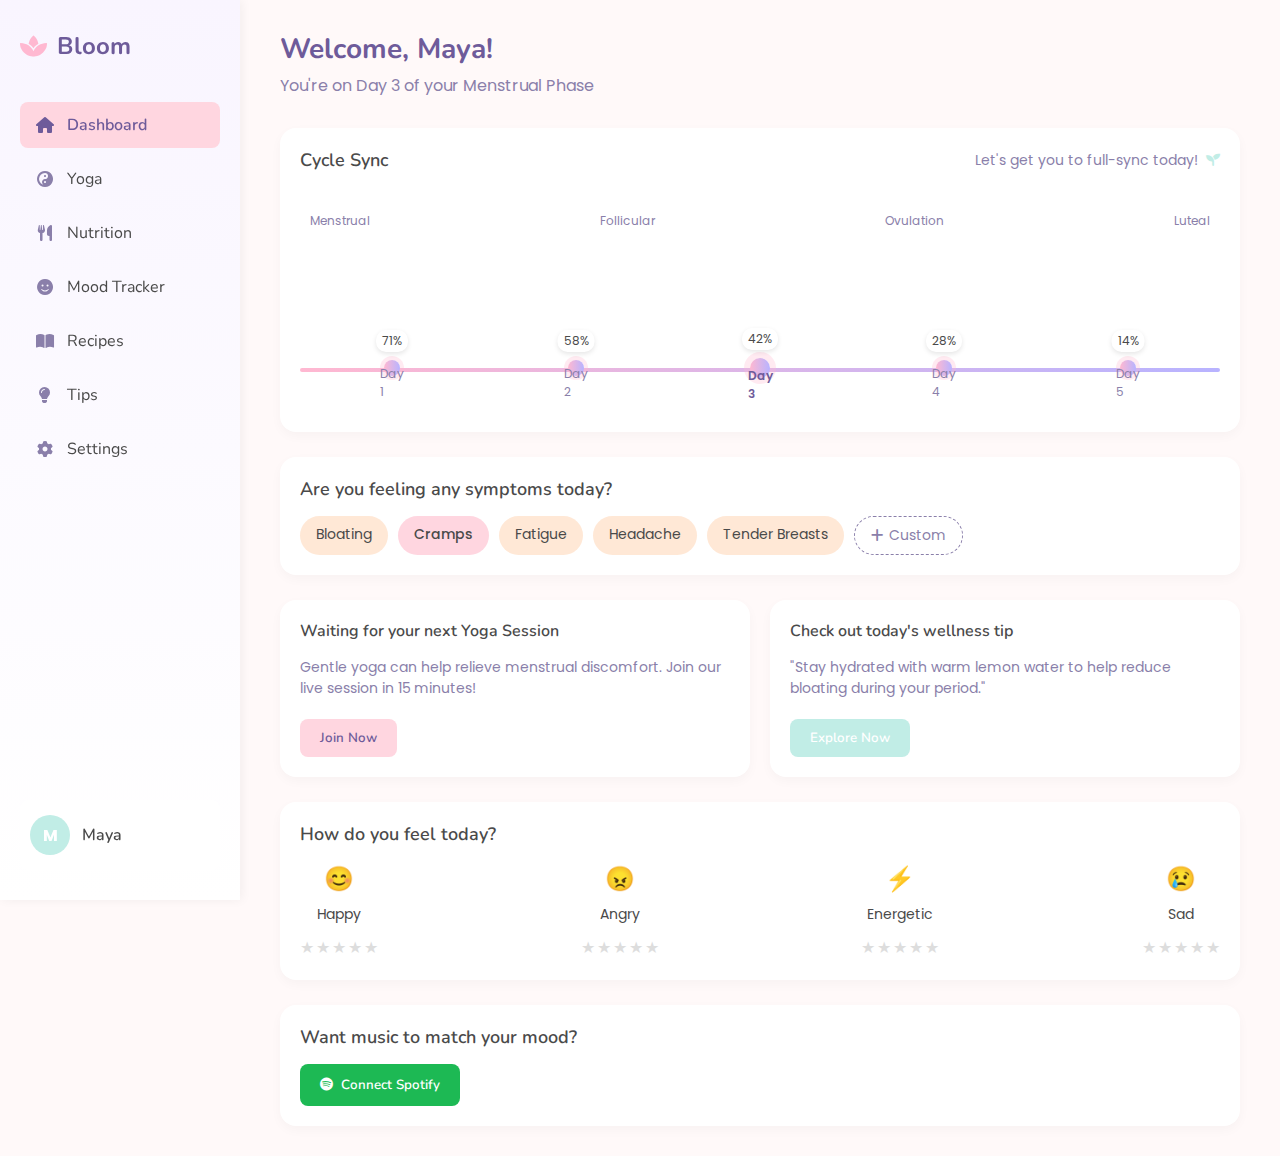
<file: index.html>
<!DOCTYPE html>
<html lang="en">
<head>
    <meta charset="UTF-8">
    <meta name="viewport" content="width=device-width, initial-scale=1.0">
    <title>Bloom - Menstrual Wellness Dashboard</title>
    <link href="https://fonts.googleapis.com/css2?family=Nunito:wght@400;600;700&family=Poppins:wght@300;400;500&display=swap" rel="stylesheet">
    <link rel="stylesheet" href="https://cdnjs.cloudflare.com/ajax/libs/font-awesome/6.0.0-beta3/css/all.min.css">
    <style>
        :root {
            --bg-color: #FFF9F9;
            --sidebar-color: #F9F5FF;
            --text-dark: #4A4A4A;
            --text-light: #8A7FAA;
            --accent-pink: #FFD6E0;
            --accent-peach: #FFE8D6;
            --accent-teal: #C1EDE6;
            --accent-lavender: #E8E0FF;
            --graph-pink: #FFB8D1;
            --graph-lavender: #B8B3FF;
            --primary-purple: #6E5B9A;
        }

        * {
            margin: 0;
            padding: 0;
            box-sizing: border-box;
        }

        body {
            font-family: 'Poppins', sans-serif;
            background-color: var(--bg-color);
            color: var(--text-dark);
            display: flex;
            min-height: 100vh;
        }

        /* Sidebar Styles */
        .sidebar {
            width: 240px;
            background: linear-gradient(to bottom, var(--sidebar-color), white);
            padding: 30px 20px;
            display: flex;
            flex-direction: column;
            height: 100vh;
            position: fixed;
            box-shadow: 2px 0 10px rgba(0, 0, 0, 0.05);
        }

        .logo {
            font-family: 'Nunito', sans-serif;
            font-size: 24px;
            font-weight: 700;
            color: var(--primary-purple);
            margin-bottom: 40px;
            display: flex;
            align-items: center;
        }

        .logo i {
            margin-right: 10px;
            color: var(--graph-pink);
        }

        .nav-item {
            display: flex;
            align-items: center;
            padding: 12px 15px;
            margin-bottom: 8px;
            border-radius: 8px;
            cursor: pointer;
            transition: all 0.3s ease;
            font-family: 'Nunito', sans-serif;
            font-size: 16px;
        }

        .nav-item i {
            margin-right: 12px;
            width: 20px;
            text-align: center;
            color: var(--text-light);
        }

        .nav-item:hover {
            background-color: var(--accent-lavender);
            color: var(--primary-purple);
        }

        .nav-item:hover i {
            color: var(--primary-purple);
        }

        .nav-item.active {
            background-color: var(--accent-pink);
            color: var(--primary-purple);
            font-weight: 600;
        }

        .nav-item.active i {
            color: var(--primary-purple);
        }

        .profile {
            margin-top: auto;
            display: flex;
            align-items: center;
            padding: 15px 10px;
            border-radius: 8px;
            background-color: rgba(255, 255, 255, 0.7);
        }

        .profile-avatar {
            width: 40px;
            height: 40px;
            border-radius: 50%;
            background-color: var(--accent-teal);
            display: flex;
            align-items: center;
            justify-content: center;
            color: white;
            font-weight: bold;
            margin-right: 12px;
        }

        .profile-name {
            font-family: 'Nunito', sans-serif;
            font-weight: 600;
        }

        /* Main Content Styles */
        .main-content {
            margin-left: 240px;
            padding: 30px 40px;
            width: calc(100% - 240px);
        }

        .greeting {
            margin-bottom: 30px;
        }

        .greeting h1 {
            font-family: 'Nunito', sans-serif;
            font-size: 28px;
            font-weight: 700;
            color: var(--primary-purple);
            margin-bottom: 5px;
        }

        .greeting p {
            color: var(--text-light);
            font-size: 16px;
        }

        .graph-container {
            background-color: white;
            border-radius: 16px;
            padding: 20px;
            margin-bottom: 25px;
            box-shadow: 0 4px 12px rgba(0, 0, 0, 0.03);
        }

        .graph-header {
            display: flex;
            justify-content: space-between;
            align-items: center;
            margin-bottom: 20px;
        }

        .graph-title {
            font-family: 'Nunito', sans-serif;
            font-size: 18px;
            font-weight: 600;
        }

        .graph-encouragement {
            display: flex;
            align-items: center;
            color: var(--text-light);
            font-size: 14px;
        }

        .graph-encouragement i {
            margin-left: 8px;
            color: var(--accent-teal);
        }

        .graph {
            height: 200px;
            position: relative;
            margin-top: 30px;
        }

        .graph-line {
            position: absolute;
            bottom: 40px;
            left: 0;
            right: 0;
            height: 4px;
            background: linear-gradient(to right, var(--graph-pink), var(--graph-lavender));
            border-radius: 2px;
        }

        .graph-point {
            position: absolute;
            width: 16px;
            height: 16px;
            background: linear-gradient(to right, var(--graph-pink), var(--graph-lavender));
            border-radius: 50%;
            bottom: 36px;
            transform: translateX(-50%);
            box-shadow: 0 0 0 4px rgba(255, 184, 209, 0.3);
        }

        .graph-point.active {
            width: 20px;
            height: 20px;
            bottom: 34px;
            box-shadow: 0 0 0 6px rgba(255, 184, 209, 0.3);
        }

        .graph-point::after {
            content: attr(data-day);
            position: absolute;
            bottom: -25px;
            left: 50%;
            transform: translateX(-50%);
            font-size: 12px;
            color: var(--text-light);
        }

        .graph-point.active::after {
            font-weight: 600;
            color: var(--primary-purple);
        }

        .graph-point::before {
            content: attr(data-percent)'%';
            position: absolute;
            top: -30px;
            left: 50%;
            transform: translateX(-50%);
            font-size: 12px;
            background-color: white;
            padding: 2px 6px;
            border-radius: 10px;
            box-shadow: 0 2px 5px rgba(0, 0, 0, 0.1);
        }

        .graph-labels {
            display: flex;
            justify-content: space-between;
            margin-top: 40px;
            padding: 0 10px;
        }

        .graph-label {
            font-size: 12px;
            color: var(--text-light);
        }

        /* Symptoms Section */
        .symptoms-container {
            background-color: white;
            border-radius: 16px;
            padding: 20px;
            margin-bottom: 25px;
            box-shadow: 0 4px 12px rgba(0, 0, 0, 0.03);
        }

        .section-title {
            font-family: 'Nunito', sans-serif;
            font-size: 18px;
            font-weight: 600;
            margin-bottom: 15px;
        }

        .symptom-chips {
            display: flex;
            flex-wrap: wrap;
            gap: 10px;
        }

        .symptom-chip {
            background-color: var(--accent-peach);
            padding: 8px 16px;
            border-radius: 20px;
            font-size: 14px;
            cursor: pointer;
            transition: all 0.3s ease;
        }

        .symptom-chip:hover {
            background-color: var(--accent-pink);
        }

        .symptom-chip.selected {
            background-color: var(--accent-pink);
            font-weight: 500;
        }

        .add-symptom {
            background-color: transparent;
            border: 1px dashed var(--text-light);
            color: var(--text-light);
            display: flex;
            align-items: center;
        }

        .add-symptom i {
            margin-right: 5px;
        }

        /* Cards Section */
        .cards-container {
            display: flex;
            gap: 20px;
            margin-bottom: 25px;
        }

        .card {
            background-color: white;
            border-radius: 16px;
            padding: 20px;
            flex: 1;
            box-shadow: 0 4px 12px rgba(0, 0, 0, 0.03);
            display: flex;
            flex-direction: column;
        }

        .card-title {
            font-family: 'Nunito', sans-serif;
            font-size: 16px;
            font-weight: 600;
            margin-bottom: 15px;
        }

        .card-content {
            margin-bottom: 20px;
            color: var(--text-light);
            font-size: 14px;
            flex-grow: 1;
        }

        .card-button {
            background-color: var(--accent-pink);
            border: none;
            padding: 10px 20px;
            border-radius: 8px;
            font-family: 'Nunito', sans-serif;
            font-weight: 600;
            color: var(--primary-purple);
            cursor: pointer;
            transition: all 0.3s ease;
            align-self: flex-start;
        }

        .card-button:hover {
            transform: translateY(-2px);
            box-shadow: 0 4px 8px rgba(0, 0, 0, 0.1);
        }

        .card-button.teal {
            background-color: var(--accent-teal);
            color: white;
        }

        /* Mood Section */
        .mood-container {
            background-color: white;
            border-radius: 16px;
            padding: 20px;
            margin-bottom: 25px;
            box-shadow: 0 4px 12px rgba(0, 0, 0, 0.03);
        }

        .mood-options {
            display: flex;
            justify-content: space-between;
            margin-top: 15px;
        }

        .mood-option {
            display: flex;
            flex-direction: column;
            align-items: center;
            cursor: pointer;
        }

        .mood-icon {
            font-size: 24px;
            margin-bottom: 8px;
            transition: all 0.3s ease;
        }

        .mood-option:hover .mood-icon {
            transform: scale(1.2);
        }

        .mood-name {
            font-size: 14px;
            margin-bottom: 10px;
        }

        .stars {
            display: flex;
            gap: 2px;
        }

        .star {
            color: #DDD;
            cursor: pointer;
            transition: all 0.2s ease;
        }

        .star:hover, .star.active {
            color: #FFD700;
        }

        .mood-feedback {
            margin-top: 20px;
            padding: 10px;
            background-color: var(--accent-peach);
            border-radius: 8px;
            text-align: center;
            display: none;
        }

        /* Spotify Section */
        .spotify-container {
            background-color: white;
            border-radius: 16px;
            padding: 20px;
            box-shadow: 0 4px 12px rgba(0, 0, 0, 0.03);
        }

        .spotify-button {
            background-color: #1DB954;
            color: white;
            border: none;
            padding: 12px 20px;
            border-radius: 8px;
            font-family: 'Nunito', sans-serif;
            font-weight: 600;
            cursor: pointer;
            transition: all 0.3s ease;
            display: flex;
            align-items: center;
            margin-top: 15px;
        }

        .spotify-button i {
            margin-right: 8px;
        }

        .spotify-button:hover {
            transform: translateY(-2px);
            box-shadow: 0 4px 8px rgba(0, 0, 0, 0.1);
        }

        .playlist-display {
            margin-top: 20px;
            display: none;
            align-items: center;
            background-color: #F5F5F5;
            padding: 15px;
            border-radius: 8px;
        }

        .playlist-cover {
            width: 60px;
            height: 60px;
            background-color: #333;
            border-radius: 4px;
            margin-right: 15px;
        }

        .playlist-info {
            flex-grow: 1;
        }

        .playlist-name {
            font-weight: 600;
            margin-bottom: 5px;
        }

        .playlist-description {
            font-size: 14px;
            color: var(--text-light);
        }

        .play-button {
            background-color: #1DB954;
            color: white;
            border: none;
            width: 40px;
            height: 40px;
            border-radius: 50%;
            display: flex;
            align-items: center;
            justify-content: center;
            cursor: pointer;
            transition: all 0.3s ease;
        }

        .play-button:hover {
            transform: scale(1.1);
        }

        /* Responsive Design */
        @media (max-width: 1024px) {
            .sidebar {
                width: 200px;
                padding: 20px 15px;
            }
            
            .main-content {
                margin-left: 200px;
                width: calc(100% - 200px);
                padding: 25px 30px;
            }
        }

        @media (max-width: 768px) {
            .sidebar {
                width: 70px;
                padding: 20px 10px;
                align-items: center;
            }
            
            .nav-item span, .logo span, .profile-name {
                display: none;
            }
            
            .nav-item {
                justify-content: center;
                padding: 12px 0;
            }
            
            .nav-item i {
                margin-right: 0;
            }
            
            .main-content {
                margin-left: 70px;
                width: calc(100% - 70px);
                padding: 20px;
            }
            
            .cards-container {
                flex-direction: column;
            }
            
            .mood-options {
                flex-wrap: wrap;
                gap: 15px;
            }
            
            .mood-option {
                width: calc(50% - 15px);
            }
        }

        @media (max-width: 480px) {
            .sidebar {
                display: none;
            }
            
            .main-content {
                margin-left: 0;
                width: 100%;
                padding: 15px;
            }
            
            .graph-labels {
                display: none;
            }
            
            .mood-option {
                width: 100%;
            }
        }
    </style>
</head>
<body>
    <!-- Sidebar Navigation -->
    <div class="sidebar">
        <div class="logo">
            <i class="fas fa-spa"></i>
            <span>Bloom</span>
        </div>
        
        <div class="nav-item active">
            <i class="fas fa-home"></i>
            <span>Dashboard</span>
        </div>
        <div class="nav-item">
            <i class="fas fa-yin-yang"></i>
            <span>Yoga</span>
        </div>
        <div class="nav-item">
            <i class="fas fa-utensils"></i>
            <span>Nutrition</span>
        </div>
        <div class="nav-item">
            <i class="fas fa-smile"></i>
            <span>Mood Tracker</span>
        </div>
        <div class="nav-item">
            <i class="fas fa-book-open"></i>
            <span>Recipes</span>
        </div>
        <div class="nav-item">
            <i class="fas fa-lightbulb"></i>
            <span>Tips</span>
        </div>
        <div class="nav-item">
            <i class="fas fa-cog"></i>
            <span>Settings</span>
        </div>
        
        <div class="profile">
            <div class="profile-avatar">M</div>
            <div class="profile-name">Maya</div>
        </div>
    </div>
    
    <!-- Main Content -->
    <div class="main-content">
        <div class="greeting">
            <h1>Welcome, Maya!</h1>
            <p>You're on Day 3 of your Menstrual Phase</p>
        </div>
        
        <!-- Cycle Sync Graph -->
        <div class="graph-container">
            <div class="graph-header">
                <div class="graph-title">Cycle Sync</div>
                <div class="graph-encouragement">
                    Let's get you to full-sync today! <i class="fas fa-seedling"></i>
                </div>
            </div>
            
            <div class="graph">
                <div class="graph-line"></div>
                <div class="graph-point" style="left: 10%;" data-day="Day 1" data-percent="71"></div>
                <div class="graph-point" style="left: 30%;" data-day="Day 2" data-percent="58"></div>
                <div class="graph-point active" style="left: 50%;" data-day="Day 3" data-percent="42"></div>
                <div class="graph-point" style="left: 70%;" data-day="Day 4" data-percent="28"></div>
                <div class="graph-point" style="left: 90%;" data-day="Day 5" data-percent="14"></div>
                
                <div class="graph-labels">
                    <div class="graph-label">Menstrual</div>
                    <div class="graph-label">Follicular</div>
                    <div class="graph-label">Ovulation</div>
                    <div class="graph-label">Luteal</div>
                </div>
            </div>
        </div>
        
        <!-- Symptoms Section -->
        <div class="symptoms-container">
            <div class="section-title">Are you feeling any symptoms today?</div>
            <div class="symptom-chips">
                <div class="symptom-chip">Bloating</div>
                <div class="symptom-chip selected">Cramps</div>
                <div class="symptom-chip">Fatigue</div>
                <div class="symptom-chip">Headache</div>
                <div class="symptom-chip">Tender Breasts</div>
                <div class="symptom-chip add-symptom">
                    <i class="fas fa-plus"></i>
                    <span>Custom</span>
                </div>
            </div>
        </div>
        
        <!-- Cards Section -->
        <div class="cards-container">
            <div class="card">
                <div class="card-title">Waiting for your next Yoga Session</div>
                <div class="card-content">Gentle yoga can help relieve menstrual discomfort. Join our live session in 15 minutes!</div>
                <button class="card-button">Join Now</button>
            </div>
            
            <div class="card">
                <div class="card-title">Check out today's wellness tip</div>
                <div class="card-content">"Stay hydrated with warm lemon water to help reduce bloating during your period."</div>
                <button class="card-button teal">Explore Now</button>
            </div>
        </div>
        
        <!-- Mood Section -->
        <div class="mood-container">
            <div class="section-title">How do you feel today?</div>
            
            <div class="mood-options">
                <div class="mood-option" data-mood="happy">
                    <div class="mood-icon">😊</div>
                    <div class="mood-name">Happy</div>
                    <div class="stars">
                        <div class="star" data-rating="1">★</div>
                        <div class="star" data-rating="2">★</div>
                        <div class="star" data-rating="3">★</div>
                        <div class="star" data-rating="4">★</div>
                        <div class="star" data-rating="5">★</div>
                    </div>
                </div>
                
                <div class="mood-option" data-mood="angry">
                    <div class="mood-icon">😠</div>
                    <div class="mood-name">Angry</div>
                    <div class="stars">
                        <div class="star" data-rating="1">★</div>
                        <div class="star" data-rating="2">★</div>
                        <div class="star" data-rating="3">★</div>
                        <div class="star" data-rating="4">★</div>
                        <div class="star" data-rating="5">★</div>
                    </div>
                </div>
                
                <div class="mood-option" data-mood="energetic">
                    <div class="mood-icon">⚡</div>
                    <div class="mood-name">Energetic</div>
                    <div class="stars">
                        <div class="star" data-rating="1">★</div>
                        <div class="star" data-rating="2">★</div>
                        <div class="star" data-rating="3">★</div>
                        <div class="star" data-rating="4">★</div>
                        <div class="star" data-rating="5">★</div>
                    </div>
                </div>
                
                <div class="mood-option" data-mood="sad">
                    <div class="mood-icon">😢</div>
                    <div class="mood-name">Sad</div>
                    <div class="stars">
                        <div class="star" data-rating="1">★</div>
                        <div class="star" data-rating="2">★</div>
                        <div class="star" data-rating="3">★</div>
                        <div class="star" data-rating="4">★</div>
                        <div class="star" data-rating="5">★</div>
                    </div>
                </div>
            </div>
            
            <div class="mood-feedback" id="moodFeedback"></div>
        </div>
        
        <!-- Spotify Section -->
        <div class="spotify-container">
            <div class="section-title">Want music to match your mood?</div>
            <button class="spotify-button" id="connectSpotify">
                <i class="fab fa-spotify"></i>
                <span>Connect Spotify</span>
            </button>
            
            <div class="playlist-display" id="playlistDisplay">
                <div class="playlist-cover"></div>
                <div class="playlist-info">
                    <div class="playlist-name">Calm Flow</div>
                    <div class="playlist-description">Gentle melodies for your menstrual days</div>
                </div>
                <button class="play-button">
                    <i class="fas fa-play"></i>
                </button>
            </div>
        </div>
    </div>

    <script>
        // Symptom Chip Selection
        const symptomChips = document.querySelectorAll('.symptom-chip:not(.add-symptom)');
        symptomChips.forEach(chip => {
            chip.addEventListener('click', () => {
                chip.classList.toggle('selected');
            });
        });
        
        // Mood Rating System
        const moodOptions = document.querySelectorAll('.mood-option');
        moodOptions.forEach(option => {
            const stars = option.querySelectorAll('.star');
            let selectedRating = 0;
            
            stars.forEach(star => {
                star.addEventListener('click', (e) => {
                    const rating = parseInt(e.target.getAttribute('data-rating'));
                    selectedRating = rating;
                    
                    // Update stars
                    stars.forEach((s, index) => {
                        if (index < rating) {
                            s.classList.add('active');
                        } else {
                            s.classList.remove('active');
                        }
                    });
                    
                    // Show feedback
                    const mood = option.getAttribute('data-mood');
                    const moodNames = {
                        happy: 'Happy',
                        angry: 'Angry',
                        energetic: 'Energetic',
                        sad: 'Sad'
                    };
                    
                    const feedback = document.getElementById('moodFeedback');
                    feedback.textContent = `You feel ${rating}-star ${moodNames[mood]} today`;
                    feedback.style.display = 'block';
                    
                    // Reset other mood options
                    moodOptions.forEach(otherOption => {
                        if (otherOption !== option) {
                            const otherStars = otherOption.querySelectorAll('.star');
                            otherStars.forEach(s => s.classList.remove('active'));
                        }
                    });
                });
            });
        });
        
        // Spotify Connection
        const connectSpotify = document.getElementById('connectSpotify');
        const playlistDisplay = document.getElementById('playlistDisplay');
        
        connectSpotify.addEventListener('click', () => {
            connectSpotify.innerHTML = '<i class="fas fa-check"></i><span>Connected</span>';
            connectSpotify.style.backgroundColor = '#191414';
            playlistDisplay.style.display = 'flex';
            
            // In a real app, you would authenticate with Spotify API here
        });
        
        // Mobile Menu Toggle (for responsive design)
        function toggleMobileMenu() {
            const sidebar = document.querySelector('.sidebar');
            sidebar.style.display = sidebar.style.display === 'none' ? 'flex' : 'none';
        }
        
        // Check screen size and adjust sidebar accordingly
        function checkScreenSize() {
            const sidebar = document.querySelector('.sidebar');
            if (window.innerWidth <= 480px) {
                sidebar.style.display = 'none';
            } else {
                sidebar.style.display = 'flex';
            }
        };
        
        window.addEventListener('resize', checkScreenSize);
        window.addEventListener('load', checkScreenSize);
    </script>
</body>
</html>
</file>
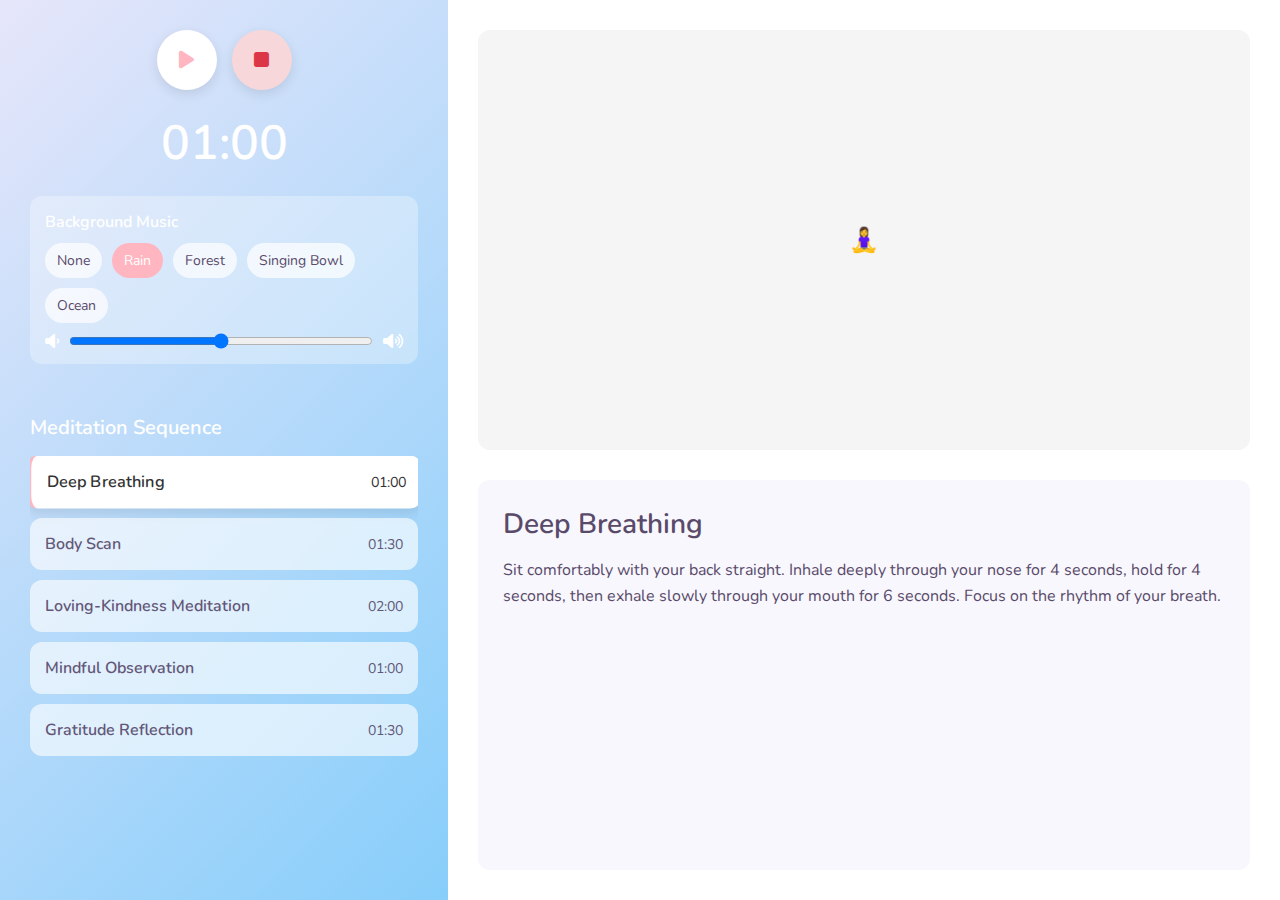
<file: exercise.html>
<!DOCTYPE html>
<html lang="en">
<head>
    <meta charset="UTF-8">
    <meta name="viewport" content="width=device-width, initial-scale=1.0">
    <title>Bloom - Meditative Exercises</title>
    <link href="https://fonts.googleapis.com/css2?family=Nunito:wght@300;400;600;700&display=swap" rel="stylesheet">
    <style>
        :root {
            --lavender: #e6e6fa;
            --sky-blue: #87cefa;
            --soft-pink: #ffb6c1;
            --white: #fff;
            --light-gray: #f5f5f5;
            --dark-gray: #333;
            --rounded: 12px;
            --shadow: 0 4px 12px rgba(0,0,0,0.1);
            --transition: all 0.3s ease;
        }

        * {
            margin: 0;
            padding: 0;
            box-sizing: border-box;
            font-family: 'Nunito', sans-serif;
        }

        body {
            display: flex;
            height: 100vh;
            overflow: hidden;
            background-color: #fef6f9;
            color: #333;
        }

        /* Left Panel - Controls & Sequence */
        .left-panel {
            width: 35%;
            background: linear-gradient(135deg, var(--lavender) 0%, var(--sky-blue) 100%);
            padding: 30px;
            display: flex;
            flex-direction: column;
            overflow-y: auto;
        }

        .controls {
            display: flex;
            flex-direction: column;
            align-items: center;
            margin-bottom: 30px;
        }

        .control-buttons {
            display: flex;
            gap: 15px;
            margin-bottom: 20px;
        }

        .play-pause-btn, .end-routine-btn {
            width: 60px;
            height: 60px;
            border-radius: 50%;
            border: none;
            background-color: var(--white);
            color: var(--soft-pink);
            font-size: 20px;
            cursor: pointer;
            box-shadow: var(--shadow);
            transition: var(--transition);
            display: flex;
            align-items: center;
            justify-content: center;
        }

        .play-pause-btn:hover, .end-routine-btn:hover {
            transform: scale(1.05);
        }

        .end-routine-btn {
            background-color: #f8d7da;
            color: #dc3545;
        }

        .timer {
            font-size: 48px;
            font-weight: 600;
            color: var(--white);
            margin-bottom: 20px;
            text-align: center;
        }

        .music-controls {
            width: 100%;
            margin-bottom: 20px;
            background-color: rgba(255,255,255,0.3);
            border-radius: var(--rounded);
            padding: 15px;
        }

        .music-title {
            font-size: 16px;
            font-weight: 600;
            color: var(--white);
            margin-bottom: 10px;
        }

        .music-options {
            display: flex;
            gap: 10px;
            flex-wrap: wrap;
        }

        .music-btn {
            padding: 8px 12px;
            border: none;
            border-radius: 20px;
            background-color: rgba(255,255,255,0.7);
            color: #5a4a6a;
            font-size: 14px;
            cursor: pointer;
            transition: var(--transition);
        }

        .music-btn:hover {
            background-color: var(--white);
        }

        .music-btn.active {
            background-color: var(--soft-pink);
            color: white;
        }

        .volume-control {
            width: 100%;
            margin-top: 10px;
            display: flex;
            align-items: center;
            gap: 10px;
        }

        .volume-control i {
            color: var(--white);
        }

        .volume-slider {
            flex-grow: 1;
        }

        .sequence-title {
            font-size: 20px;
            font-weight: 600;
            color: var(--white);
            margin-bottom: 15px;
        }

        .exercise-list {
            flex-grow: 1;
            overflow-y: auto;
        }

        .exercise-item {
            background-color: rgba(255,255,255,0.7);
            border-radius: var(--rounded);
            padding: 15px;
            margin-bottom: 10px;
            display: flex;
            justify-content: space-between;
            align-items: center;
            transition: var(--transition);
            cursor: pointer;
        }

        .exercise-item.current {
            background-color: var(--white);
            box-shadow: var(--shadow);
            transform: scale(1.02);
            border-left: 5px solid var(--soft-pink);
        }

        .exercise-item.completed {
            opacity: 0.7;
        }

        .exercise-item.upcoming {
            opacity: 0.9;
        }

        .exercise-name {
            font-weight: 600;
            color: #5a4a6a;
        }

        .exercise-duration {
            color: #5a4a6a;
            font-size: 14px;
        }

        .exercise-item.current .exercise-name,
        .exercise-item.current .exercise-duration {
            color: var(--dark-gray);
        }

        /* Right Panel - Animation & Instructions */
        .right-panel {
            width: 65%;
            background-color: var(--white);
            padding: 30px;
            display: flex;
            flex-direction: column;
            overflow-y: auto;
        }

        .animation-container {
            height: 50%;
            display: flex;
            align-items: center;
            justify-content: center;
            margin-bottom: 30px;
            background-color: var(--light-gray);
            border-radius: var(--rounded);
            overflow: hidden;
        }

        .animation-placeholder {
            width: 100%;
            height: 100%;
            display: flex;
            align-items: center;
            justify-content: center;
            font-size: 24px;
            color: #888;
        }

        .instructions-container {
            flex-grow: 1;
            background-color: rgba(230,230,250,0.3);
            border-radius: var(--rounded);
            padding: 25px;
        }

        .exercise-title {
            font-size: 28px;
            font-weight: 600;
            color: #5a4a6a;
            margin-bottom: 15px;
        }

        .instructions {
            font-size: 16px;
            line-height: 1.6;
            color: #5a4a6a;
        }

        .completion-message {
            display: none;
            flex-direction: column;
            align-items: center;
            justify-content: center;
            height: 100%;
            text-align: center;
        }

        .completion-message h2 {
            font-size: 32px;
            color: #5a4a6a;
            margin-bottom: 20px;
        }

        .restart-btn {
            padding: 12px 24px;
            border: none;
            border-radius: var(--rounded);
            background-color: var(--soft-pink);
            color: white;
            font-weight: 600;
            font-size: 16px;
            cursor: pointer;
            transition: var(--transition);
        }

        .restart-btn:hover {
            background-color: #ff9aae;
            transform: scale(1.05);
        }

        /* Responsive Design */
        @media (max-width: 768px) {
            body {
                flex-direction: column;
                height: auto;
                overflow-y: auto;
            }

            .left-panel, .right-panel {
                width: 100%;
                height: auto;
            }

            .left-panel {
                order: 2;
            }

            .right-panel {
                order: 1;
            }

            .animation-container {
                height: 300px;
            }
        }
    </style>
    <link rel="stylesheet" href="https://cdnjs.cloudflare.com/ajax/libs/font-awesome/6.0.0-beta3/css/all.min.css">
</head>
<body>
    <!-- Left Panel - Controls & Sequence -->
    <div class="left-panel">
        <div class="controls">
            <div class="control-buttons">
                <button class="play-pause-btn" id="play-pause-btn">
                    <i class="fas fa-play"></i>
                </button>
                <button class="end-routine-btn" id="end-routine-btn">
                    <i class="fas fa-stop"></i>
                </button>
            </div>
            <div class="timer" id="timer">00:00</div>
            
            <div class="music-controls">
                <div class="music-title">Background Music</div>
                <div class="music-options">
                    <button class="music-btn" data-music="none">None</button>
                    <button class="music-btn active" data-music="rain">Rain</button>
                    <button class="music-btn" data-music="forest">Forest</button>
                    <button class="music-btn" data-music="singing-bowl">Singing Bowl</button>
                    <button class="music-btn" data-music="ocean">Ocean</button>
                </div>
                <div class="volume-control">
                    <i class="fas fa-volume-down"></i>
                    <input type="range" class="volume-slider" id="volume-slider" min="0" max="1" step="0.1" value="0.5">
                    <i class="fas fa-volume-up"></i>
                </div>
            </div>
        </div>

        <h3 class="sequence-title">Meditation Sequence</h3>
        <div class="exercise-list" id="exercise-list">
            <!-- Exercises will be populated by JavaScript -->
        </div>
    </div>

    <!-- Right Panel - Animation & Instructions -->
    <div class="right-panel">
        <div class="animation-container">
            <div class="animation-placeholder" id="animation-placeholder">
                Animation will appear here
            </div>
        </div>

        <div class="instructions-container" id="instructions-container">
            <h2 class="exercise-title" id="exercise-title">Exercise Name</h2>
            <div class="instructions" id="instructions">
                Instructions will appear here
            </div>
        </div>

        <div class="completion-message" id="completion-message">
            <h2>Routine Complete!</h2>
            <p>Great job completing your meditation session.</p>
            <button class="restart-btn" id="restart-btn">Start Again</button>
        </div>
    </div>

    <!-- Audio Elements -->
    <audio id="rain-audio" loop>
        <source src="https://assets.mixkit.co/sfx/preview/mixkit-rain-ambience-1247.mp3" type="audio/mpeg">
    </audio>
    <audio id="forest-audio" loop>
        <source src="https://assets.mixkit.co/sfx/preview/mixkit-forest-ambience-1681.mp3" type="audio/mpeg">
    </audio>
    <audio id="singing-bowl-audio" loop>
        <source src="https://assets.mixkit.co/sfx/preview/mixkit-singing-bowl-2060.mp3" type="audio/mpeg">
    </audio>
    <audio id="ocean-audio" loop>
        <source src="https://assets.mixkit.co/sfx/preview/mixkit-ocean-waves-loop-1244.mp3" type="audio/mpeg">
    </audio>

    <script>
        // Sample exercise data
        const exercises = [
            {
                name: "Deep Breathing",
                duration: 60, // in seconds
                animation: "🧘‍♀️",
                instructions: "Sit comfortably with your back straight. Inhale deeply through your nose for 4 seconds, hold for 4 seconds, then exhale slowly through your mouth for 6 seconds. Focus on the rhythm of your breath."
            },
            {
                name: "Body Scan",
                duration: 90,
                animation: "👐",
                instructions: "Starting from your toes, gradually bring awareness to each part of your body. Notice any tension and consciously relax each area as you move up to your head."
            },
            {
                name: "Loving-Kindness Meditation",
                duration: 120,
                animation: "💖",
                instructions: "Silently repeat positive phrases like 'May I be happy, may I be healthy.' Then extend these wishes to loved ones, acquaintances, and eventually all beings."
            },
            {
                name: "Mindful Observation",
                duration: 60,
                animation: "👀",
                instructions: "Choose a natural object nearby and focus on watching it. Observe every detail as if seeing it for the first time, without labeling or judging."
            },
            {
                name: "Gratitude Reflection",
                duration: 90,
                animation: "🙏",
                instructions: "Bring to mind three things you're grateful for. Sit with each one, noticing the positive feelings they evoke in your body and mind."
            }
        ];

        // DOM Elements
        const playPauseBtn = document.getElementById('play-pause-btn');
        const endRoutineBtn = document.getElementById('end-routine-btn');
        const timerDisplay = document.getElementById('timer');
        const exerciseList = document.getElementById('exercise-list');
        const animationPlaceholder = document.getElementById('animation-placeholder');
        const exerciseTitle = document.getElementById('exercise-title');
        const instructions = document.getElementById('instructions');
        const instructionsContainer = document.getElementById('instructions-container');
        const completionMessage = document.getElementById('completion-message');
        const restartBtn = document.getElementById('restart-btn');
        const musicButtons = document.querySelectorAll('.music-btn');
        const volumeSlider = document.getElementById('volume-slider');
        
        // Audio elements
        const rainAudio = document.getElementById('rain-audio');
        const forestAudio = document.getElementById('forest-audio');
        const singingBowlAudio = document.getElementById('singing-bowl-audio');
        const oceanAudio = document.getElementById('ocean-audio');
        const audioElements = {
            'rain': rainAudio,
            'forest': forestAudio,
            'singing-bowl': singingBowlAudio,
            'ocean': oceanAudio
        };

        // State variables
        let currentExerciseIndex = 0;
        let timeRemaining = exercises[0].duration;
        let timerInterval;
        let isPlaying = false;
        let currentMusic = 'rain';
        let currentVolume = 0.5;

        // Initialize the page
        function init() {
            renderExerciseList();
            updateExerciseDisplay();
            updateTimerDisplay();
            setVolume(currentVolume);
            playAudio('rain');
        }

        // Render the exercise list
        function renderExerciseList() {
            exerciseList.innerHTML = '';
            exercises.forEach((exercise, index) => {
                const exerciseItem = document.createElement('div');
                exerciseItem.className = 'exercise-item';
                if (index === currentExerciseIndex) {
                    exerciseItem.classList.add('current');
                } else if (index < currentExerciseIndex) {
                    exerciseItem.classList.add('completed');
                } else {
                    exerciseItem.classList.add('upcoming');
                }

                exerciseItem.innerHTML = `
                    <span class="exercise-name">${exercise.name}</span>
                    <span class="exercise-duration">${formatTime(exercise.duration)}</span>
                `;

                exerciseItem.addEventListener('click', () => {
                    if (isPlaying) {
                        pauseTimer();
                    }
                    currentExerciseIndex = index;
                    timeRemaining = exercises[index].duration;
                    updateExerciseDisplay();
                    updateTimerDisplay();
                    renderExerciseList();
                });

                exerciseList.appendChild(exerciseItem);
            });
        }

        // Update the exercise display (right panel)
        function updateExerciseDisplay() {
            if (currentExerciseIndex < exercises.length) {
                const currentExercise = exercises[currentExerciseIndex];
                exerciseTitle.textContent = currentExercise.name;
                instructions.textContent = currentExercise.instructions;
                animationPlaceholder.textContent = currentExercise.animation;
                
                instructionsContainer.style.display = 'block';
                completionMessage.style.display = 'none';
            } else {
                // Routine complete
                instructionsContainer.style.display = 'none';
                completionMessage.style.display = 'flex';
            }
        }

        // Format time as MM:SS
        function formatTime(seconds) {
            const mins = Math.floor(seconds / 60);
            const secs = seconds % 60;
            return `${mins.toString().padStart(2, '0')}:${secs.toString().padStart(2, '0')}`;
        }

        // Update the timer display
        function updateTimerDisplay() {
            timerDisplay.textContent = formatTime(timeRemaining);
        }

        // Start the timer
        function startTimer() {
            if (timerInterval) clearInterval(timerInterval);
            
            timerInterval = setInterval(() => {
                timeRemaining--;
                updateTimerDisplay();
                
                if (timeRemaining <= 0) {
                    clearInterval(timerInterval);
                    nextExercise();
                }
            }, 1000);
        }

        // Pause the timer
        function pauseTimer() {
            clearInterval(timerInterval);
            timerInterval = null;
        }

        // Move to next exercise
        function nextExercise() {
            currentExerciseIndex++;
            
            if (currentExerciseIndex < exercises.length) {
                timeRemaining = exercises[currentExerciseIndex].duration;
                updateExerciseDisplay();
                updateTimerDisplay();
                renderExerciseList();
                
                if (isPlaying) {
                    startTimer();
                }
            } else {
                // Routine complete
                updateExerciseDisplay();
                playPauseBtn.innerHTML = '<i class="fas fa-redo"></i>';
                isPlaying = false;
            }
        }

        // Play selected audio
        function playAudio(type) {
            // Stop all audio first
            Object.values(audioElements).forEach(audio => {
                audio.pause();
                audio.currentTime = 0;
            });
            
            if (type !== 'none') {
                audioElements[type].volume = currentVolume;
                audioElements[type].play();
            }
            
            currentMusic = type;
        }

        // Set volume for all audio
        function setVolume(volume) {
            currentVolume = volume;
            Object.values(audioElements).forEach(audio => {
                audio.volume = volume;
            });
        }

        // End the current routine
        function endRoutine() {
            currentExerciseIndex = exercises.length;
            timeRemaining = 0;
            isPlaying = false;
            playPauseBtn.innerHTML = '<i class="fas fa-play"></i>';
            updateExerciseDisplay();
            updateTimerDisplay();
            renderExerciseList();
            pauseTimer();
        }

        // Play/Pause button click handler
        playPauseBtn.addEventListener('click', () => {
            if (currentExerciseIndex >= exercises.length) {
                // Restart routine if completed
                currentExerciseIndex = 0;
                timeRemaining = exercises[0].duration;
                updateExerciseDisplay();
                updateTimerDisplay();
                renderExerciseList();
            }
            
            isPlaying = !isPlaying;
            
            if (isPlaying) {
                playPauseBtn.innerHTML = '<i class="fas fa-pause"></i>';
                startTimer();
            } else {
                playPauseBtn.innerHTML = '<i class="fas fa-play"></i>';
                pauseTimer();
            }
        });

        // End Routine button click handler
        endRoutineBtn.addEventListener('click', endRoutine);

        // Restart button click handler
        restartBtn.addEventListener('click', () => {
            currentExerciseIndex = 0;
            timeRemaining = exercises[0].duration;
            isPlaying = false;
            playPauseBtn.innerHTML = '<i class="fas fa-play"></i>';
            updateExerciseDisplay();
            updateTimerDisplay();
            renderExerciseList();
            pauseTimer();
        });

        // Music selection buttons
        musicButtons.forEach(button => {
            button.addEventListener('click', () => {
                musicButtons.forEach(btn => btn.classList.remove('active'));
                button.classList.add('active');
                playAudio(button.dataset.music);
            });
        });

        // Volume control
        volumeSlider.addEventListener('input', (e) => {
            setVolume(parseFloat(e.target.value));
        });

        // Initialize the app
        init();
    </script>
</body>
</html>
</file>
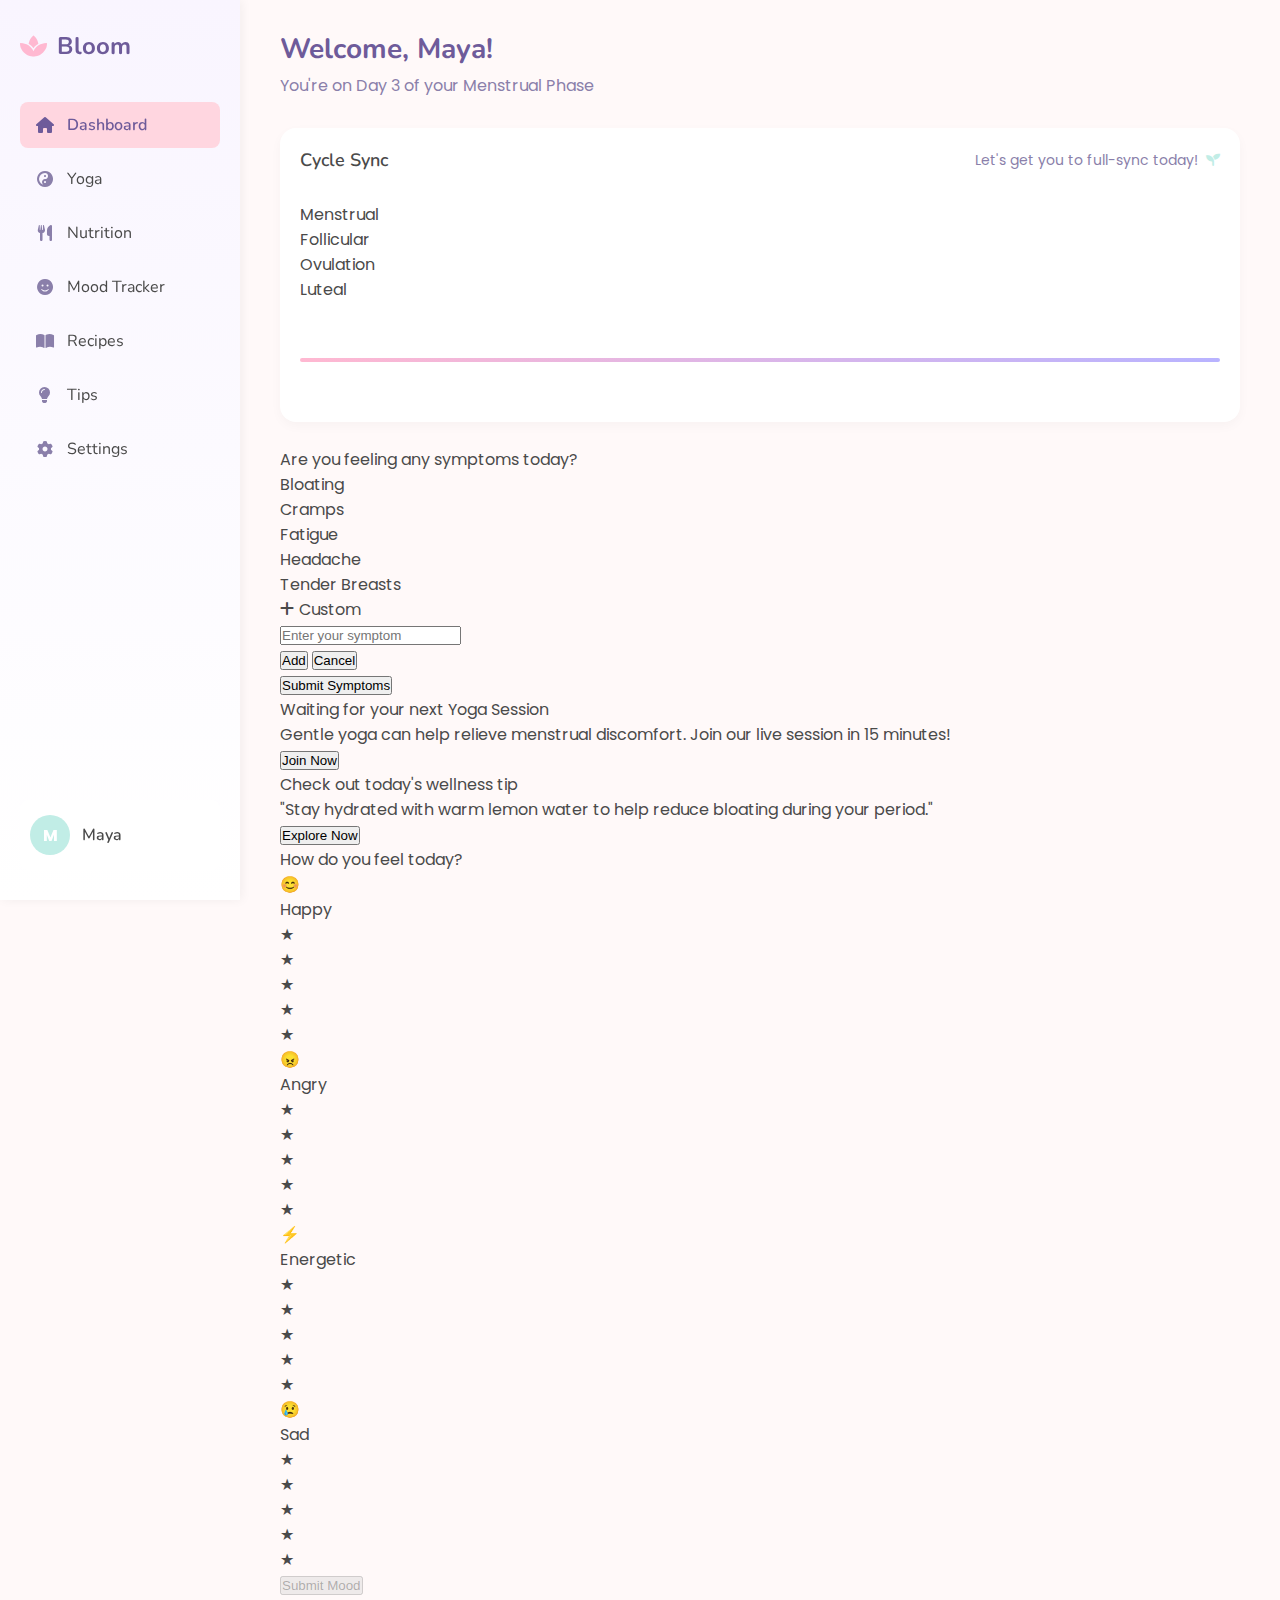
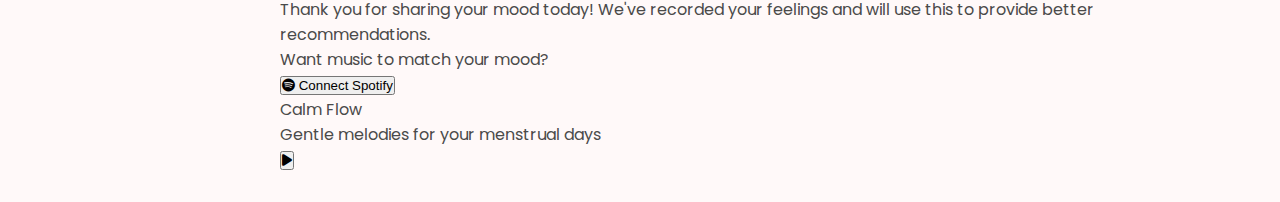
<file: index2.html>
<!DOCTYPE html>
<html lang="en">
<head>
    <meta charset="UTF-8">
    <meta name="viewport" content="width=device-width, initial-scale=1.0">
    <title>Bloom - Menstrual Wellness Dashboard</title>
    <link href="https://fonts.googleapis.com/css2?family=Nunito:wght@400;600;700&family=Poppins:wght@300;400;500&display=swap" rel="stylesheet">
    <link rel="stylesheet" href="https://cdnjs.cloudflare.com/ajax/libs/font-awesome/6.0.0-beta3/css/all.min.css">
    <style>
        :root {
            --bg-color: #FFF9F9;
            --sidebar-color: #F9F5FF;
            --text-dark: #4A4A4A;
            --text-light: #8A7FAA;
            --accent-pink: #FFD6E0;
            --accent-peach: #FFE8D6;
            --accent-teal: #C1EDE6;
            --accent-lavender: #E8E0FF;
            --graph-pink: #FFB8D1;
            --graph-lavender: #B8B3FF;
            --primary-purple: #6E5B9A;
            --success-green: #A0D9B4;
            --error-red: #FFA8A8;
        }

        * {
            margin: 0;
            padding: 0;
            box-sizing: border-box;
        }

        body {
            font-family: 'Poppins', sans-serif;
            background-color: var(--bg-color);
            color: var(--text-dark);
            display: flex;
            min-height: 100vh;
        }

        /* Sidebar Styles */
        .sidebar {
            width: 240px;
            background: linear-gradient(to bottom, var(--sidebar-color), white);
            padding: 30px 20px;
            display: flex;
            flex-direction: column;
            height: 100vh;
            position: fixed;
            box-shadow: 2px 0 10px rgba(0, 0, 0, 0.05);
        }

        .logo {
            font-family: 'Nunito', sans-serif;
            font-size: 24px;
            font-weight: 700;
            color: var(--primary-purple);
            margin-bottom: 40px;
            display: flex;
            align-items: center;
        }

        .logo i {
            margin-right: 10px;
            color: var(--graph-pink);
        }

        .nav-item {
            display: flex;
            align-items: center;
            padding: 12px 15px;
            margin-bottom: 8px;
            border-radius: 8px;
            cursor: pointer;
            transition: all 0.3s ease;
            font-family: 'Nunito', sans-serif;
            font-size: 16px;
        }

        .nav-item i {
            margin-right: 12px;
            width: 20px;
            text-align: center;
            color: var(--text-light);
        }

        .nav-item:hover {
            background-color: var(--accent-lavender);
            color: var(--primary-purple);
        }

        .nav-item:hover i {
            color: var(--primary-purple);
        }

        .nav-item.active {
            background-color: var(--accent-pink);
            color: var(--primary-purple);
            font-weight: 600;
        }

        .nav-item.active i {
            color: var(--primary-purple);
        }

        .profile {
            margin-top: auto;
            display: flex;
            align-items: center;
            padding: 15px 10px;
            border-radius: 8px;
            background-color: rgba(255, 255, 255, 0.7);
        }

        .profile-avatar {
            width: 40px;
            height: 40px;
            border-radius: 50%;
            background-color: var(--accent-teal);
            display: flex;
            align-items: center;
            justify-content: center;
            color: white;
            font-weight: bold;
            margin-right: 12px;
        }

        .profile-name {
            font-family: 'Nunito', sans-serif;
            font-weight: 600;
        }

        /* Main Content Styles */
        .main-content {
            margin-left: 240px;
            padding: 30px 40px;
            width: calc(100% - 240px);
        }

        .greeting {
            margin-bottom: 30px;
        }

        .greeting h1 {
            font-family: 'Nunito', sans-serif;
            font-size: 28px;
            font-weight: 700;
            color: var(--primary-purple);
            margin-bottom: 5px;
        }

        .greeting p {
            color: var(--text-light);
            font-size: 16px;
        }

        .graph-container {
            background-color: white;
            border-radius: 16px;
            padding: 20px;
            margin-bottom: 25px;
            box-shadow: 0 4px 12px rgba(0, 0, 0, 0.03);
        }

        .graph-header {
            display: flex;
            justify-content: space-between;
            align-items: center;
            margin-bottom: 20px;
        }

        .graph-title {
            font-family: 'Nunito', sans-serif;
            font-size: 18px;
            font-weight: 600;
        }

        .graph-encouragement {
            display: flex;
            align-items: center;
            color: var(--text-light);
            font-size: 14px;
        }

        .graph-encouragement i {
            margin-left: 8px;
            color: var(--accent-teal);
        }

        .graph {
            height: 200px;
            position: relative;
            margin-top: 30px;
        }

        .graph-line {
            position: absolute;
            bottom: 40px;
            left: 0;
            right: 0;
            height: 4px;
            background: linear-gradient(to right, var(--graph-pink), var(--graph-lavender));
            border-radius: 2px;
        }

        .graph-point {
            position: absolute;
            width: 16px;
            height: 16px;
            background: linear-gradient(to right, var(--graph-pink), var(--graph-lavender);
            border-radius: 50%;
            bottom: 36px;
            transform: translateX(-50%);
            box-shadow: 0 0 0 4px rgba(255, 184, 209, 0.3);
        }

        .graph-point.active {
            width: 20px;
            height: 20px;
            bottom: 34px;
            box-shadow: 0 0 0 6px rgba(255, 184, 209, 0.3);
        }

        .graph-point::after {
            content: attr(data-day);
            position: absolute;
            bottom: -25px;
            left: 50%;
            transform: translateX(-50%);
            font-size: 12px;
            color: var(--text-light);
        }

        .graph-point.active::after {
            font-weight: 600;
            color: var(--primary-purple);
        }

        .graph-point::before {
            content: attr(data-percent)'%';
            position: absolute;
            top: -30px;
            left: 50%;
            transform: translateX(-50%);
            font-size: 12px;
            background-color: white;
            padding: 2px 6px;
            border-radius: 10px;
            box-shadow: 0 2px 5px rgba(0, 0, 0, 0.1);
        }

        .graph-labels {
            display: flex;
            justify-content: space-between;
            margin-top: 40px;
            padding: 0 10px;
        }

        .graph-label {
            font-size: 12px;
            color: var(--text-light);
        }

        /* Symptoms Section */
        .symptoms-container {
            background-color: white;
            border-radius: 16px;
            padding: 20px;
            margin-bottom: 25px;
            box-shadow: 0 4px 12px rgba(0, 0, 0, 0.03);
            position: relative;
        }

        .section-title {
            font-family: 'Nunito', sans-serif;
            font-size: 18px;
            font-weight: 600;
            margin-bottom: 15px;
        }

        .symptom-chips {
            display: flex;
            flex-wrap: wrap;
            gap: 10px;
            margin-bottom: 15px;
        }

        .symptom-chip {
            background-color: var(--accent-peach);
            padding: 8px 16px;
            border-radius: 20px;
            font-size: 14px;
            cursor: pointer;
            transition: all 0.3s ease;
        }

        .symptom-chip:hover {
            background-color: var(--accent-pink);
        }

        .symptom-chip.selected {
            background-color: var(--accent-pink);
            font-weight: 500;
        }

        .add-symptom {
            background-color: transparent;
            border: 1px dashed var(--text-light);
            color: var(--text-light);
            display: flex;
            align-items: center;
        }

        .add-symptom i {
            margin-right: 5px;
        }

        .submit-btn {
            background-color: var(--primary-purple);
            color: white;
            border: none;
            padding: 10px 20px;
            border-radius: 8px;
            font-family: 'Nunito', sans-serif;
            font-weight: 600;
            cursor: pointer;
            transition: all 0.3s ease;
            margin-top: 10px;
        }

        .submit-btn:hover {
            transform: translateY(-2px);
            box-shadow: 0 4px 8px rgba(0, 0, 0, 0.1);
        }

        .feedback-message {
            padding: 10px 15px;
            border-radius: 8px;
            margin-top: 15px;
            display: none;
            font-size: 14px;
        }

        .success {
            background-color: var(--success-green);
            color: #1a5330;
        }

        .error {
            background-color: var(--error-red);
            color: #8b0000;
        }

        /* Cards Section */
        .cards-container {
            display: flex;
            gap: 20px;
            margin-bottom: 25px;
        }

        .card {
            background-color: white;
            border-radius: 16px;
            padding: 20px;
            flex: 1;
            box-shadow: 0 4px 12px rgba(0, 0, 0, 0.03);
            display: flex;
            flex-direction: column;
        }

        .card-title {
            font-family: 'Nunito', sans-serif;
            font-size: 16px;
            font-weight: 600;
            margin-bottom: 15px;
        }

        .card-content {
            margin-bottom: 20px;
            color: var(--text-light);
            font-size: 14px;
            flex-grow: 1;
        }

        .card-button {
            background-color: var(--accent-pink);
            border: none;
            padding: 10px 20px;
            border-radius: 8px;
            font-family: 'Nunito', sans-serif;
            font-weight: 600;
            color: var(--primary-purple);
            cursor: pointer;
            transition: all 0.3s ease;
            align-self: flex-start;
        }

        .card-button:hover {
            transform: translateY(-2px);
            box-shadow: 0 4px 8px rgba(0, 0, 0, 0.1);
        }

        .card-button.teal {
            background-color: var(--accent-teal);
            color: white;
        }

        /* Mood Section */
        .mood-container {
            background-color: white;
            border-radius: 16px;
            padding: 20px;
            margin-bottom: 25px;
            box-shadow: 0 4px 12px rgba(0, 0, 0, 0.03);
        }

        .mood-options {
            display: flex;
            justify-content: space-between;
            margin-top: 15px;
        }

        .mood-option {
            display: flex;
            flex-direction: column;
            align-items: center;
            cursor: pointer;
        }

        .mood-icon {
            font-size: 24px;
            margin-bottom: 8px;
            transition: all 0.3s ease;
        }

        .mood-option:hover .mood-icon {
            transform: scale(1.2);
        }

        .mood-name {
            font-size: 14px;
            margin-bottom: 10px;
        }

        .stars {
            display: flex;
            gap: 2px;
        }

        .star {
            color: #DDD;
            cursor: pointer;
            transition: all 0.2s ease;
        }

        .star:hover, .star.active {
            color: #FFD700;
        }

        .mood-feedback {
            margin-top: 20px;
            padding: 15px;
            background-color: var(--accent-peach);
            border-radius: 8px;
            text-align: center;
            display: none;
            font-family: 'Nunito', sans-serif;
        }

        .mood-submit-btn {
            background-color: var(--primary-purple);
            color: white;
            border: none;
            padding: 10px 20px;
            border-radius: 8px;
            font-family: 'Nunito', sans-serif;
            font-weight: 600;
            cursor: pointer;
            transition: all 0.3s ease;
            margin-top: 20px;
            display: block;
            width: 100%;
            max-width: 200px;
            margin-left: auto;
            margin-right: auto;
        }

        .mood-submit-btn:hover {
            transform: translateY(-2px);
            box-shadow: 0 4px 8px rgba(0, 0, 0, 0.1);
        }

        .mood-submit-btn:disabled {
            background-color: #DDD;
            cursor: not-allowed;
            transform: none;
            box-shadow: none;
        }

        .mood-thank-you {
            background-color: var(--success-green);
            color: #1a5330;
            padding: 15px;
            border-radius: 8px;
            text-align: center;
            margin-top: 20px;
            display: none;
            font-family: 'Nunito', sans-serif;
        }

        /* Spotify Section */
        .spotify-container {
            background-color: white;
            border-radius: 16px;
            padding: 20px;
            box-shadow: 0 4px 12px rgba(0, 0, 0, 0.03);
        }

        .spotify-button {
            background-color: #1DB954;
            color: white;
            border: none;
            padding: 12px 20px;
            border-radius: 8px;
            font-family: 'Nunito', sans-serif;
            font-weight: 600;
            cursor: pointer;
            transition: all 0.3s ease;
            display: flex;
            align-items: center;
            margin-top: 15px;
        }

        .spotify-button i {
            margin-right: 8px;
        }

        .spotify-button:hover {
            transform: translateY(-2px);
            box-shadow: 0 4px 8px rgba(0, 0, 0, 0.1);
        }

        .playlist-display {
            margin-top: 20px;
            display: none;
            align-items: center;
            background-color: #F5F5F5;
            padding: 15px;
            border-radius: 8px;
        }

        .playlist-cover {
            width: 60px;
            height: 60px;
            background-color: #333;
            border-radius: 4px;
            margin-right: 15px;
        }

        .playlist-info {
            flex-grow: 1;
        }

        .playlist-name {
            font-weight: 600;
            margin-bottom: 5px;
        }

        .playlist-description {
            font-size: 14px;
            color: var(--text-light);
        }

        .play-button {
            background-color: #1DB954;
            color: white;
            border: none;
            width: 40px;
            height: 40px;
            border-radius: 50%;
            display: flex;
            align-items: center;
            justify-content: center;
            cursor: pointer;
            transition: all 0.3s ease;
        }

        .play-button:hover {
            transform: scale(1.1);
        }

        /* Custom Symptom Input */
        .custom-symptom-container {
            display: none;
            margin-top: 15px;
            width: 100%;
        }

        .custom-symptom-input {
            width: 100%;
            padding: 10px 15px;
            border: 1px solid var(--accent-lavender);
            border-radius: 8px;
            font-family: 'Poppins', sans-serif;
            margin-bottom: 10px;
        }

        .custom-symptom-btns {
            display: flex;
            gap: 10px;
        }

        .custom-symptom-btn {
            padding: 8px 15px;
            border-radius: 8px;
            border: none;
            font-family: 'Nunito', sans-serif;
            font-weight: 600;
            cursor: pointer;
            transition: all 0.3s ease;
        }

        .custom-symptom-btn.add {
            background-color: var(--primary-purple);
            color: white;
        }

        .custom-symptom-btn.cancel {
            background-color: transparent;
            border: 1px solid var(--text-light);
            color: var(--text-light);
        }

        .custom-symptom-btn:hover {
            transform: translateY(-2px);
            box-shadow: 0 2px 5px rgba(0, 0, 0, 0.1);
        }

        /* Responsive Design */
        @media (max-width: 1024px) {
            .sidebar {
                width: 200px;
                padding: 20px 15px;
            }
            
            .main-content {
                margin-left: 200px;
                width: calc(100% - 200px);
                padding: 25px 30px;
            }
        }

        @media (max-width: 768px) {
            .sidebar {
                width: 70px;
                padding: 20px 10px;
                align-items: center;
            }
            
            .nav-item span, .logo span, .profile-name {
                display: none;
            }
            
            .nav-item {
                justify-content: center;
                padding: 12px 0;
            }
            
            .nav-item i {
                margin-right: 0;
            }
            
            .main-content {
                margin-left: 70px;
                width: calc(100% - 70px);
                padding: 20px;
            }
            
            .cards-container {
                flex-direction: column;
            }
            
            .mood-options {
                flex-wrap: wrap;
                gap: 15px;
            }
            
            .mood-option {
                width: calc(50% - 15px);
            }
        }

        @media (max-width: 480px) {
            .sidebar {
                display: none;
            }
            
            .main-content {
                margin-left: 0;
                width: 100%;
                padding: 15px;
            }
            
            .graph-labels {
                display: none;
            }
            
            .mood-option {
                width: 100%;
            }
        }
    </style>
</head>
<body>
    <!-- Sidebar Navigation -->
    <div class="sidebar">
        <div class="logo">
            <i class="fas fa-spa"></i>
            <span>Bloom</span>
        </div>
        
        <div class="nav-item active">
            <i class="fas fa-home"></i>
            <span>Dashboard</span>
        </div>
        <div class="nav-item">
            <i class="fas fa-yin-yang"></i>
            <span>Yoga</span>
        </div>
        <div class="nav-item">
            <i class="fas fa-utensils"></i>
            <span>Nutrition</span>
        </div>
        <div class="nav-item">
            <i class="fas fa-smile"></i>
            <span>Mood Tracker</span>
        </div>
        <div class="nav-item">
            <i class="fas fa-book-open"></i>
            <span>Recipes</span>
        </div>
        <div class="nav-item">
            <i class="fas fa-lightbulb"></i>
            <span>Tips</span>
        </div>
        <div class="nav-item">
            <i class="fas fa-cog"></i>
            <span>Settings</span>
        </div>
        
        <div class="profile">
            <div class="profile-avatar">M</div>
            <div class="profile-name">Maya</div>
        </div>
    </div>
    
    <!-- Main Content -->
    <div class="main-content">
        <div class="greeting">
            <h1>Welcome, Maya!</h1>
            <p>You're on Day 3 of your Menstrual Phase</p>
        </div>
        
        <!-- Cycle Sync Graph -->
        <div class="graph-container">
            <div class="graph-header">
                <div class="graph-title">Cycle Sync</div>
                <div class="graph-encouragement">
                    Let's get you to full-sync today! <i class="fas fa-seedling"></i>
                </div>
            </div>
            
            <div class="graph">
                <div class="graph-line"></div>
                <div class="graph-point" style="left: 10%;" data-day="Day 1" data-percent="71"></div>
                <div class="graph-point" style="left: 30%;" data-day="Day 2" data-percent="58"></div>
                <div class="graph-point active" style="left: 50%;" data-day="Day 3" data-percent="42"></div>
                <div class="graph-point" style="left: 70%;" data-day="Day 4" data-percent="28"></div>
                <div class="graph-point" style="left: 90%;" data-day="Day 5" data-percent="14"></div>
                
                <div class="graph-labels">
                    <div class="graph-label">Menstrual</div>
                    <div class="graph-label">Follicular</div>
                    <div class="graph-label">Ovulation</div>
                    <div class="graph-label">Luteal</div>
                </div>
            </div>
        </div>
        
        <!-- Symptoms Section -->
        <div class="symptoms-container">
            <div class="section-title">Are you feeling any symptoms today?</div>
            <div class="symptom-chips">
                <div class="symptom-chip">Bloating</div>
                <div class="symptom-chip">Cramps</div>
                <div class="symptom-chip">Fatigue</div>
                <div class="symptom-chip">Headache</div>
                <div class="symptom-chip">Tender Breasts</div>
                <div class="symptom-chip add-symptom" id="addSymptomBtn">
                    <i class="fas fa-plus"></i>
                    <span>Custom</span>
                </div>
            </div>
            
            <div class="custom-symptom-container" id="customSymptomContainer">
                <input type="text" class="custom-symptom-input" id="customSymptomInput" placeholder="Enter your symptom">
                <div class="custom-symptom-btns">
                    <button class="custom-symptom-btn add" id="addCustomSymptom">Add</button>
                    <button class="custom-symptom-btn cancel" id="cancelCustomSymptom">Cancel</button>
                </div>
            </div>
            
            <button class="submit-btn" id="submitSymptoms">Submit Symptoms</button>
            <div class="feedback-message" id="symptomsFeedback"></div>
        </div>
        
        <!-- Cards Section -->
        <div class="cards-container">
            <div class="card">
                <div class="card-title">Waiting for your next Yoga Session</div>
                <div class="card-content">Gentle yoga can help relieve menstrual discomfort. Join our live session in 15 minutes!</div>
                <button class="card-button">Join Now</button>
            </div>
            
            <div class="card">
                <div class="card-title">Check out today's wellness tip</div>
                <div class="card-content">"Stay hydrated with warm lemon water to help reduce bloating during your period."</div>
                <button class="card-button teal">Explore Now</button>
            </div>
        </div>
        
        <!-- Mood Section -->
        <div class="mood-container">
            <div class="section-title">How do you feel today?</div>
            
            <div class="mood-options">
                <div class="mood-option" data-mood="happy">
                    <div class="mood-icon">😊</div>
                    <div class="mood-name">Happy</div>
                    <div class="stars">
                        <div class="star" data-rating="1">★</div>
                        <div class="star" data-rating="2">★</div>
                        <div class="star" data-rating="3">★</div>
                        <div class="star" data-rating="4">★</div>
                        <div class="star" data-rating="5">★</div>
                    </div>
                </div>
                
                <div class="mood-option" data-mood="angry">
                    <div class="mood-icon">😠</div>
                    <div class="mood-name">Angry</div>
                    <div class="stars">
                        <div class="star" data-rating="1">★</div>
                        <div class="star" data-rating="2">★</div>
                        <div class="star" data-rating="3">★</div>
                        <div class="star" data-rating="4">★</div>
                        <div class="star" data-rating="5">★</div>
                    </div>
                </div>
                
                <div class="mood-option" data-mood="energetic">
                    <div class="mood-icon">⚡</div>
                    <div class="mood-name">Energetic</div>
                    <div class="stars">
                        <div class="star" data-rating="1">★</div>
                        <div class="star" data-rating="2">★</div>
                        <div class="star" data-rating="3">★</div>
                        <div class="star" data-rating="4">★</div>
                        <div class="star" data-rating="5">★</div>
                    </div>
                </div>
                
                <div class="mood-option" data-mood="sad">
                    <div class="mood-icon">😢</div>
                    <div class="mood-name">Sad</div>
                    <div class="stars">
                        <div class="star" data-rating="1">★</div>
                        <div class="star" data-rating="2">★</div>
                        <div class="star" data-rating="3">★</div>
                        <div class="star" data-rating="4">★</div>
                        <div class="star" data-rating="5">★</div>
                    </div>
                </div>
            </div>
            
            <div class="mood-feedback" id="moodFeedback"></div>
            <button class="mood-submit-btn" id="submitMood" disabled>Submit Mood</button>
            <div class="mood-thank-you" id="moodThankYou">
                Thank you for sharing your mood today! We've recorded your feelings and will use this to provide better recommendations.
            </div>
        </div>
        
        <!-- Spotify Section -->
        <div class="spotify-container">
            <div class="section-title">Want music to match your mood?</div>
            <button class="spotify-button" id="connectSpotify">
                <i class="fab fa-spotify"></i>
                <span>Connect Spotify</span>
            </button>
            
            <div class="playlist-display" id="playlistDisplay">
                <div class="playlist-cover"></div>
                <div class="playlist-info">
                    <div class="playlist-name">Calm Flow</div>
                    <div class="playlist-description">Gentle melodies for your menstrual days</div>
                </div>
                <button class="play-button">
                    <i class="fas fa-play"></i>
                </button>
            </div>
        </div>
    </div>

    <script>
        // Symptom Chip Selection
        const symptomChips = document.querySelectorAll('.symptom-chip:not(.add-symptom)');
        const selectedSymptoms = new Set();
        
        symptomChips.forEach(chip => {
            chip.addEventListener('click', () => {
                chip.classList.toggle('selected');
                
                if (chip.classList.contains('selected')) {
                    selectedSymptoms.add(chip.textContent.trim());
                } else {
                    selectedSymptoms.delete(chip.textContent.trim());
                }
            });
        });
        
        // Custom Symptom Functionality
        const addSymptomBtn = document.getElementById('addSymptomBtn');
        const customSymptomContainer = document.getElementById('customSymptomContainer');
        const customSymptomInput = document.getElementById('customSymptomInput');
        const addCustomSymptom = document.getElementById('addCustomSymptom');
        const cancelCustomSymptom = document.getElementById('cancelCustomSymptom');
        const symptomChipsContainer = document.querySelector('.symptom-chips');
        
        addSymptomBtn.addEventListener('click', () => {
            customSymptomContainer.style.display = 'block';
            addSymptomBtn.style.display = 'none';
        });
        
        cancelCustomSymptom.addEventListener('click', () => {
            customSymptomContainer.style.display = 'none';
            customSymptomInput.value = '';
            addSymptomBtn.style.display = 'flex';
        });
        
        addCustomSymptom.addEventListener('click', () => {
            const symptomText = customSymptomInput.value.trim();
            if (symptomText) {
                // Create new chip
                const newChip = document.createElement('div');
                newChip.className = 'symptom-chip selected';
                newChip.textContent = symptomText;
                
                // Add click handler
                newChip.addEventListener('click', function() {
                    this.classList.toggle('selected');
                    
                    if (this.classList.contains('selected')) {
                        selectedSymptoms.add(this.textContent.trim());
                    } else {
                        selectedSymptoms.delete(this.textContent.trim());
                    }
                });
                
                // Insert before the add button
                symptomChipsContainer.insertBefore(newChip, addSymptomBtn);
                selectedSymptoms.add(symptomText);
                
                // Reset custom input
                customSymptomContainer.style.display = 'none';
                customSymptomInput.value = '';
                addSymptomBtn.style.display = 'flex';
            }
        });
        
        // Submit Symptoms
        const submitSymptomsBtn = document.getElementById('submitSymptoms');
        const symptomsFeedback = document.getElementById('symptomsFeedback');
        
        submitSymptomsBtn.addEventListener('click', () => {
            if (selectedSymptoms.size === 0) {
                symptomsFeedback.textContent = 'Please select at least one symptom or click "Skip" if you\'re feeling fine.';
                symptomsFeedback.className = 'feedback-message error';
                symptomsFeedback.style.display = 'block';
            } else {
                // In a real app, you would send this data to your backend
                console.log('Submitting symptoms:', Array.from(selectedSymptoms));
                
                symptomsFeedback.textContent = `Thank you! We've recorded your symptoms: ${Array.from(selectedSymptoms).join(', ')}. We'll use this to personalize your experience.`;
                symptomsFeedback.className = 'feedback-message success';
                symptomsFeedback.style.display = 'block';
                
                // Change button text
                submitSymptomsBtn.textContent = 'Update Symptoms';
                
                // You could also disable the button for a few seconds to prevent spamming
                submitSymptomsBtn.disabled = true;
                setTimeout(() => {
                    submitSymptomsBtn.disabled = false;
                }, 2000);
            }
        });
        
        // Mood Rating System
        const moodOptions = document.querySelectorAll('.mood-option');
        const submitMoodBtn = document.getElementById('submitMood');
        const moodFeedback = document.getElementById('moodFeedback');
        const moodThankYou = document.getElementById('moodThankYou');
        let currentMood = null;
        let currentRating = 0;
        
        moodOptions.forEach(option => {
            const stars = option.querySelectorAll('.star');
            const mood = option.getAttribute('data-mood');
            let selectedRating = 0;
            
            stars.forEach(star => {
                star.addEventListener('click', (e) => {
                    const rating = parseInt(e.target.getAttribute('data-rating'));
                    selectedRating = rating;
                    currentRating = rating;
                    currentMood = mood;
                    
                    // Update stars
                    stars.forEach((s, index) => {
                        if (index < rating) {
                            s.classList.add('active');
                        } else {
                            s.classList.remove('active');
                        }
                    });
                    
                    // Show feedback
                    const moodNames = {
                        happy: 'Happy',
                        angry: 'Angry',
                        energetic: 'Energetic',
                        sad: 'Sad'
                    };
                    
                    moodFeedback.textContent = `You feel ${rating}-star ${moodNames[mood]} today`;
                    moodFeedback.style.display = 'block';
                    submitMoodBtn.disabled = false;
                    
                    // Reset other mood options
                    moodOptions.forEach(otherOption => {
                        if (otherOption !== option) {
                            const otherStars = otherOption.querySelectorAll('.star');
                            otherStars.forEach(s => s.classList.remove('active'));
                        }
                    });
                });
            });
        });
        
        // Submit Mood
        submitMoodBtn.addEventListener('click', () => {
            if (currentMood && currentRating > 0) {
                // In a real app, you would send this data to your backend
                console.log('Submitting mood:', {
                    mood: currentMood,
                    rating: currentRating,
                    date: new Date().toISOString()
                });
                
                // Show thank you message
                moodThankYou.style.display = 'block';
                moodFeedback.style.display = 'none';
                submitMoodBtn.style.display = 'none';
                
                // Hide thank you message after 5 seconds
                setTimeout(() => {
                    moodThankYou.style.display = 'none';
                    submitMoodBtn.style.display = 'block';
                    submitMoodBtn.disabled = true;
                    currentMood = null;
                    currentRating = 0;
                    
                    // Reset stars
                    document.querySelectorAll('.star').forEach(star => {
                        star.classList.remove('active');
                    });
                }, 5000);
            }
        });
        
        // Spotify Connection
        const connectSpotify = document.getElementById('connectSpotify');
        const playlistDisplay = document.getElementById('playlistDisplay');
        
        connectSpotify.addEventListener('click', () => {
            connectSpotify.innerHTML = '<i class="fas fa-check"></i><span>Connected</span>';
            connectSpotify.style.backgroundColor = '#191414';
            playlistDisplay.style.display = 'flex';
            
            // In a real app, you would authenticate with Spotify API here
        });
        
        // Mobile Menu Toggle (for responsive design)
        function toggleMobileMenu() {
            const sidebar = document.querySelector('.sidebar');
            sidebar.style.display = sidebar.style.display === 'none' ? 'flex' : 'none';
        }
        
        // Check screen size and adjust sidebar accordingly
        function checkScreenSize() {
            const sidebar = document.querySelector('.sidebar');
            if (window.innerWidth <= 480px) {
                sidebar.style.display = 'none';
            } else {
                sidebar.style.display = 'flex';
            }
        }
        
        window.addEventListener('resize', checkScreenSize);
        window.addEventListener('load', checkScreenSize);
    </script>
</body>
</html>
</file>
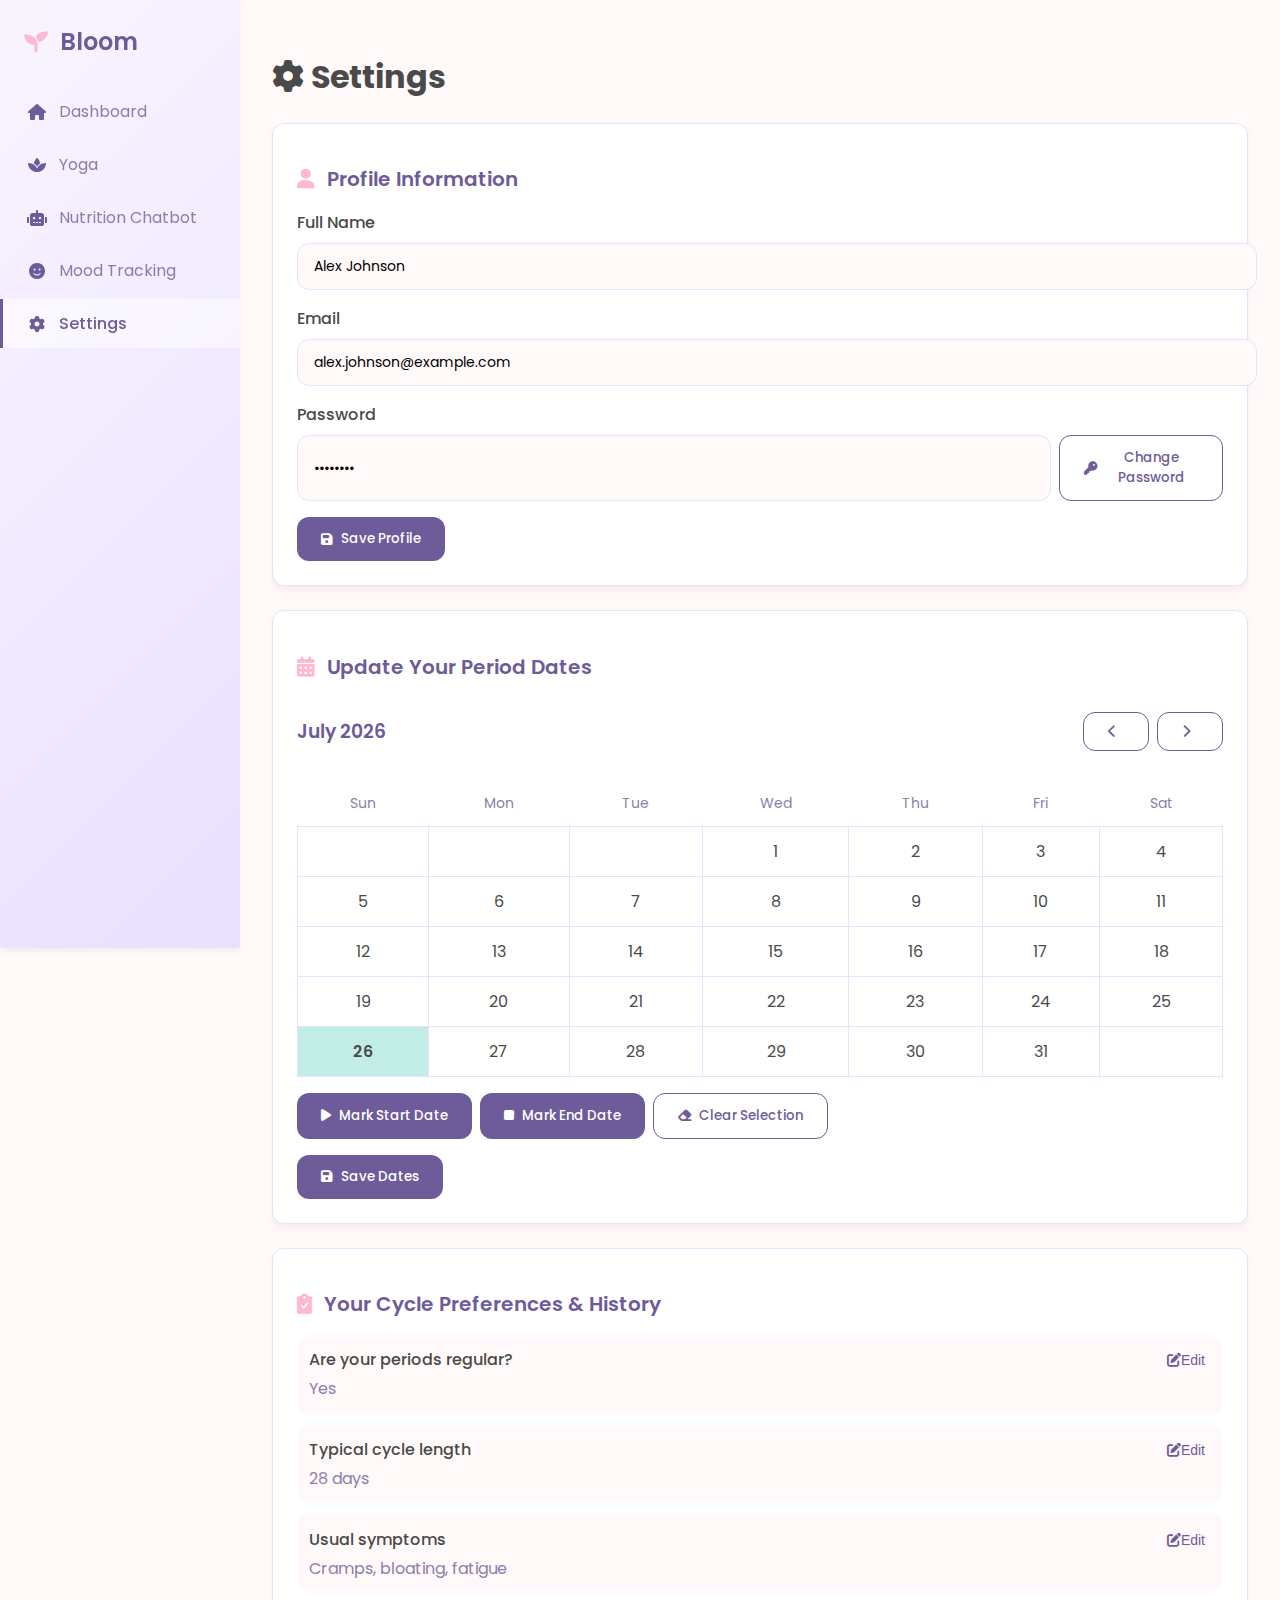
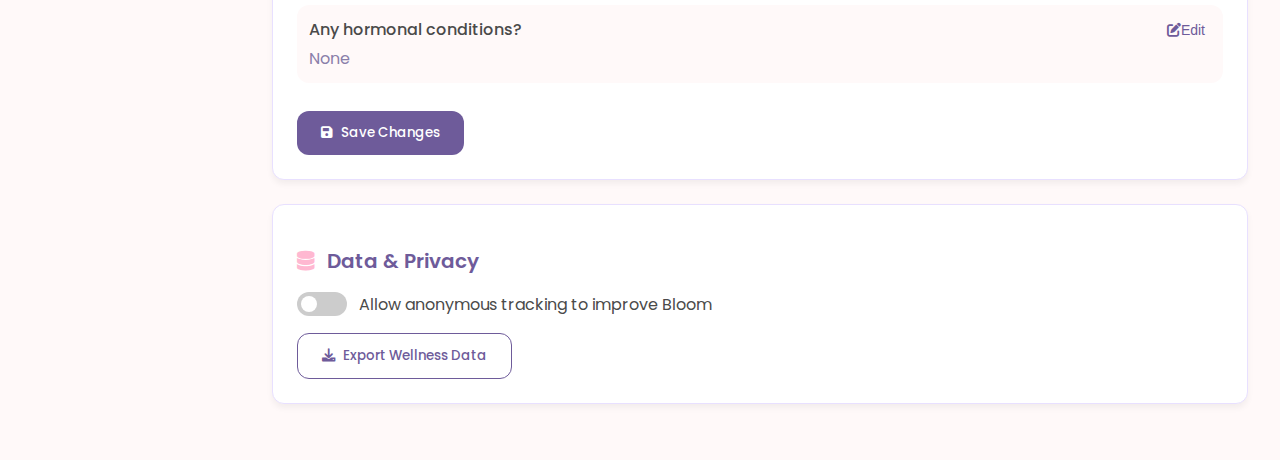
<file: settings.html>
<!DOCTYPE html>
<html lang="en">
<head>
    <meta charset="UTF-8">
    <meta name="viewport" content="width=device-width, initial-scale=1.0">
    <title>Bloom - Settings</title>
    <link href="https://fonts.googleapis.com/css2?family=Poppins:wght@300;400;500;600&display=swap" rel="stylesheet">
    <link rel="stylesheet" href="https://cdnjs.cloudflare.com/ajax/libs/font-awesome/6.0.0/css/all.min.css">
    <style>
        :root {
            --bg-color: #FFF9F9;
            --sidebar-color: #F9F5FF;
            --text-dark: #4A4A4A;
            --text-light: #8A7FAA;
            --accent-pink: #FFD6E0;
            --accent-peach: #FFE8D6;
            --accent-teal: #C1EDE6;
            --accent-lavender: #E8E0FF;
            --graph-pink: #FFB8D1;
            --graph-lavender: #B8B3FF;
            --primary-purple: #6E5B9A;
            --border-radius: 12px;
            --shadow: 0 4px 6px rgba(0, 0, 0, 0.05);
        }
        
        body {
            font-family: 'Poppins', sans-serif;
            margin: 0;
            padding: 0;
            background-color: var(--bg-color);
            color: var(--text-dark);
            display: flex;
            min-height: 100vh;
        }
        
        /* Enhanced Gradient Sidebar */
        .sidebar {
            width: 240px;
            background: linear-gradient(135deg, var(--sidebar-color) 0%, var(--accent-lavender) 100%);
            padding: 24px 0;
            box-shadow: var(--shadow);
            position: fixed;
            height: 100vh;
            z-index: 10;
        }
        
        .logo {
            padding: 0 24px 24px;
            font-size: 24px;
            font-weight: 600;
            color: var(--primary-purple);
            display: flex;
            align-items: center;
        }
        
        .logo i {
            margin-right: 12px;
            color: var(--graph-pink);
        }
        
        .nav-item {
            display: flex;
            align-items: center;
            padding: 12px 24px;
            margin: 4px 0;
            color: var(--text-light);
            text-decoration: none;
            transition: all 0.2s;
            border-left: 3px solid transparent;
        }
        
        .nav-item:hover {
            background-color: rgba(255, 255, 255, 0.3);
            color: var(--primary-purple);
            border-left: 3px solid var(--graph-pink);
        }
        
        .nav-item.active {
            background-color: rgba(255, 255, 255, 0.5);
            color: var(--primary-purple);
            font-weight: 500;
            border-left: 3px solid var(--primary-purple);
        }
        
        .nav-item i {
            margin-right: 12px;
            width: 20px;
            text-align: center;
            color: var(--primary-purple);
        }
        
        /* Main Content Styles */
        .main-content {
            flex: 1;
            margin-left: 240px;
            padding: 32px;
        }
        
        .section-title {
            font-size: 20px;
            font-weight: 600;
            margin-bottom: 16px;
            color: var(--primary-purple);
            display: flex;
            align-items: center;
        }
        
        .section-title i {
            margin-right: 12px;
            color: var(--graph-pink);
        }
        
        /* Card Styles */
        .card {
            background-color: white;
            border-radius: var(--border-radius);
            padding: 24px;
            margin-bottom: 24px;
            box-shadow: var(--shadow);
            border: 1px solid var(--accent-lavender);
        }
        
        /* Form Styles */
        .form-group {
            margin-bottom: 16px;
        }
        
        .form-label {
            display: block;
            margin-bottom: 8px;
            font-weight: 500;
            color: var(--text-dark);
        }
        
        .form-control {
            width: 100%;
            padding: 12px 16px;
            border: 1px solid var(--accent-lavender);
            border-radius: var(--border-radius);
            font-family: 'Poppins', sans-serif;
            font-size: 14px;
            transition: all 0.2s;
            background-color: var(--bg-color);
        }
        
        .form-control:focus {
            outline: none;
            border-color: var(--primary-purple);
            box-shadow: 0 0 0 2px var(--accent-lavender);
        }
        
        .btn {
            padding: 12px 24px;
            border-radius: var(--border-radius);
            border: none;
            font-family: 'Poppins', sans-serif;
            font-weight: 500;
            cursor: pointer;
            transition: all 0.2s;
            display: inline-flex;
            align-items: center;
            justify-content: center;
        }
        
        .btn i {
            margin-right: 8px;
        }
        
        .btn-primary {
            background-color: var(--primary-purple);
            color: white;
        }
        
        .btn-primary:hover {
            background-color: #5d4a82;
            transform: translateY(-1px);
        }
        
        .btn-outline {
            background-color: transparent;
            border: 1px solid var(--primary-purple);
            color: var(--primary-purple);
        }
        
        .btn-outline:hover {
            background-color: var(--accent-lavender);
            transform: translateY(-1px);
        }
        
        /* Dynamic Calendar Styles */
        .calendar-container {
            margin-top: 16px;
        }
        
        .calendar-header {
            display: flex;
            justify-content: space-between;
            align-items: center;
            margin-bottom: 16px;
        }
        
        .calendar-title {
            font-weight: 600;
            color: var(--primary-purple);
        }
        
        .calendar-nav {
            display: flex;
            gap: 8px;
        }
        
        .calendar {
            width: 100%;
            border-collapse: collapse;
        }
        
        .calendar th {
            padding: 12px;
            text-align: center;
            color: var(--text-light);
            font-weight: normal;
            font-size: 14px;
        }
        
        .calendar td {
            padding: 12px;
            text-align: center;
            border: 1px solid var(--accent-lavender);
            cursor: pointer;
            position: relative;
            transition: all 0.2s;
        }
        
        .calendar td:hover {
            background-color: var(--accent-lavender);
        }
        
        .calendar .today {
            background-color: var(--accent-teal);
            font-weight: 600;
        }
        
        .calendar .selected {
            background-color: var(--primary-purple);
            color: white;
            font-weight: 500;
        }
        
        .calendar .period-day {
            background-color: var(--graph-pink);
            color: white;
        }
        
        .calendar .period-start::after {
            content: 'Start';
            position: absolute;
            top: 2px;
            left: 2px;
            font-size: 8px;
            background-color: var(--primary-purple);
            color: white;
            padding: 2px 4px;
            border-radius: 4px;
        }
        
        .calendar .period-end::after {
            content: 'End';
            position: absolute;
            top: 2px;
            left: 2px;
            font-size: 8px;
            background-color: var(--primary-purple);
            color: white;
            padding: 2px 4px;
            border-radius: 4px;
        }
        
        /* Collapsible Section */
        .collapsible {
            margin-top: 24px;
        }
        
        .collapsible-header {
            display: flex;
            justify-content: space-between;
            align-items: center;
            cursor: pointer;
            padding: 12px 0;
            border-bottom: 1px solid var(--accent-lavender);
        }
        
        .collapsible-content {
            padding: 16px 0;
        }
        
        .survey-item {
            margin-bottom: 12px;
            padding: 12px;
            background-color: var(--bg-color);
            border-radius: var(--border-radius);
        }
        
        .survey-question {
            font-weight: 500;
            color: var(--text-dark);
            display: flex;
            justify-content: space-between;
            align-items: center;
        }
        
        .survey-answer {
            color: var(--text-light);
            margin-top: 4px;
        }
        
        .edit-btn {
            background: none;
            border: none;
            color: var(--primary-purple);
            cursor: pointer;
            font-size: 14px;
            display: inline-flex;
            align-items: center;
        }
        
        /* Data & Privacy Section */
        .toggle-switch {
            position: relative;
            display: inline-block;
            width: 50px;
            height: 24px;
            margin-right: 12px;
        }
        
        .toggle-switch input {
            opacity: 0;
            width: 0;
            height: 0;
        }
        
        .toggle-slider {
            position: absolute;
            cursor: pointer;
            top: 0;
            left: 0;
            right: 0;
            bottom: 0;
            background-color: #ccc;
            transition: .4s;
            border-radius: 24px;
        }
        
        .toggle-slider:before {
            position: absolute;
            content: "";
            height: 16px;
            width: 16px;
            left: 4px;
            bottom: 4px;
            background-color: white;
            transition: .4s;
            border-radius: 50%;
        }
        
        input:checked + .toggle-slider {
            background-color: var(--primary-purple);
        }
        
        input:checked + .toggle-slider:before {
            transform: translateX(26px);
        }
        
        /* Responsive */
        @media (max-width: 768px) {
            .sidebar {
                width: 100%;
                height: auto;
                position: relative;
                padding: 16px 0;
            }
            
            .nav-items {
                display: flex;
                overflow-x: auto;
            }
            
            .nav-item {
                padding: 8px 16px;
                white-space: nowrap;
            }
            
            .main-content {
                margin-left: 0;
                padding: 24px 16px;
            }
        }
    </style>
</head>
<body>
    <!-- Enhanced Gradient Sidebar -->
    <div class="sidebar">
        <div class="logo">
            <i class="fas fa-seedling"></i>
            Bloom
        </div>
        <nav>
            <a href="#" class="nav-item">
                <i class="fas fa-home"></i>
                Dashboard
            </a>
            <a href="#" class="nav-item">
                <i class="fas fa-spa"></i>
                Yoga
            </a>
            <a href="#" class="nav-item">
                <i class="fas fa-robot"></i>
                Nutrition Chatbot
            </a>
            <a href="#" class="nav-item">
                <i class="fas fa-smile"></i>
                Mood Tracking
            </a>
            <a href="#" class="nav-item active">
                <i class="fas fa-cog"></i>
                Settings
            </a>
        </nav>
    </div>

    <!-- Main Content -->
    <div class="main-content">
        <h1><i class="fas fa-cog"></i> Settings</h1>
        
        <!-- User Profile Section -->
        <div class="card">
            <h2 class="section-title"><i class="fas fa-user"></i> Profile Information</h2>
            <div class="form-group">
                <label class="form-label">Full Name</label>
                <input type="text" class="form-control" value="Alex Johnson">
            </div>
            <div class="form-group">
                <label class="form-label">Email</label>
                <input type="email" class="form-control" value="alex.johnson@example.com" readonly>
            </div>
            <div class="form-group">
                <label class="form-label">Password</label>
                <div style="display: flex; gap: 8px;">
                    <input type="password" class="form-control" value="••••••••" readonly>
                    <button class="btn btn-outline"><i class="fas fa-key"></i> Change Password</button>
                </div>
            </div>
            <button class="btn btn-primary"><i class="fas fa-save"></i> Save Profile</button>
        </div>
        
        <!-- Dynamic Menstrual Cycle Calendar -->
        <div class="card">
            <h2 class="section-title"><i class="fas fa-calendar-alt"></i> Update Your Period Dates</h2>
            <div class="calendar-container">
                <div class="calendar-header">
                    <h3 class="calendar-title" id="calendar-month-year">June 2023</h3>
                    <div class="calendar-nav">
                        <button class="btn btn-outline" id="prev-month"><i class="fas fa-chevron-left"></i></button>
                        <button class="btn btn-outline" id="next-month"><i class="fas fa-chevron-right"></i></button>
                    </div>
                </div>
                <div style="overflow-x: auto;">
                    <table class="calendar" id="calendar">
                        <thead>
                            <tr>
                                <th>Sun</th>
                                <th>Mon</th>
                                <th>Tue</th>
                                <th>Wed</th>
                                <th>Thu</th>
                                <th>Fri</th>
                                <th>Sat</th>
                            </tr>
                        </thead>
                        <tbody id="calendar-body">
                            <!-- Calendar will be generated by JavaScript -->
                        </tbody>
                    </table>
                </div>
                <div style="margin-top: 16px; display: flex; gap: 8px;">
                    <button class="btn btn-primary" id="mark-start"><i class="fas fa-play"></i> Mark Start Date</button>
                    <button class="btn btn-primary" id="mark-end"><i class="fas fa-stop"></i> Mark End Date</button>
                    <button class="btn btn-outline" id="clear-selection"><i class="fas fa-eraser"></i> Clear Selection</button>
                </div>
                <button class="btn btn-primary" style="margin-top: 16px;"><i class="fas fa-save"></i> Save Dates</button>
            </div>
        </div>
        
        <!-- Survey Answers Section -->
        <div class="card">
            <h2 class="section-title"><i class="fas fa-clipboard-check"></i> Your Cycle Preferences & History</h2>
            
            <div class="survey-item">
                <div class="survey-question">Are your periods regular? 
                    <button class="edit-btn"><i class="fas fa-edit"></i> Edit</button>
                </div>
                <div class="survey-answer">Yes</div>
            </div>
            
            <div class="survey-item">
                <div class="survey-question">Typical cycle length 
                    <button class="edit-btn"><i class="fas fa-edit"></i> Edit</button>
                </div>
                <div class="survey-answer">28 days</div>
            </div>
            
            <div class="survey-item">
                <div class="survey-question">Usual symptoms 
                    <button class="edit-btn"><i class="fas fa-edit"></i> Edit</button>
                </div>
                <div class="survey-answer">Cramps, bloating, fatigue</div>
            </div>
            
            <div class="survey-item">
                <div class="survey-question">Any hormonal conditions? 
                    <button class="edit-btn"><i class="fas fa-edit"></i> Edit</button>
                </div>
                <div class="survey-answer">None</div>
            </div>
            
            <button class="btn btn-primary" style="margin-top: 16px;"><i class="fas fa-save"></i> Save Changes</button>
        </div>
        
        <!-- Data & Privacy Section -->
        <div class="card">
            <h2 class="section-title"><i class="fas fa-database"></i> Data & Privacy</h2>
            
            <div class="form-group" style="display: flex; align-items: center;">
                <label class="toggle-switch">
                    <input type="checkbox" id="anonymous-tracking">
                    <span class="toggle-slider"></span>
                </label>
                <label for="anonymous-tracking">Allow anonymous tracking to improve Bloom</label>
            </div>
            
            <button class="btn btn-outline">
                <i class="fas fa-download"></i> Export Wellness Data
            </button>
        </div>
    </div>

    <script>
        // Dynamic Calendar Implementation
        document.addEventListener('DOMContentLoaded', function() {
            let currentDate = new Date();
            let selectedStartDate = null;
            let selectedEndDate = null;
            let periodDays = [];
            
            // Sample period data (would normally come from backend)
            let samplePeriods = [
                { start: new Date(2023, 5, 7), end: new Date(2023, 5, 11) },
                { start: new Date(2023, 6, 5), end: new Date(2023, 6, 9) }
            ];
            
            // Initialize calendar
            function generateCalendar() {
                const calendarBody = document.getElementById('calendar-body');
                const monthYearDisplay = document.getElementById('calendar-month-year');
                
                // Clear previous calendar
                calendarBody.innerHTML = '';
                
                // Set month/year display
                monthYearDisplay.textContent = new Intl.DateTimeFormat('en-US', { 
                    month: 'long', 
                    year: 'numeric' 
                }).format(currentDate);
                
                // Get first day of month and total days in month
                const firstDay = new Date(currentDate.getFullYear(), currentDate.getMonth(), 1);
                const lastDay = new Date(currentDate.getFullYear(), currentDate.getMonth() + 1, 0);
                const daysInMonth = lastDay.getDate();
                
                // Get day of week for first day (0 = Sunday, 6 = Saturday)
                const startingDay = firstDay.getDay();
                
                // Create calendar cells
                let date = 1;
                for (let i = 0; i < 6; i++) {
                    // Stop creating rows if we've run out of days
                    if (date > daysInMonth) break;
                    
                    const row = document.createElement('tr');
                    
                    for (let j = 0; j < 7; j++) {
                        const cell = document.createElement('td');
                        
                        if (i === 0 && j < startingDay) {
                            // Empty cells before the first day of the month
                            cell.textContent = '';
                        } else if (date > daysInMonth) {
                            // Empty cells after the last day of the month
                            cell.textContent = '';
                        } else {
                            // Cells with dates
                            cell.textContent = date;
                            
                            // Add date as data attribute
                            cell.dataset.date = new Date(currentDate.getFullYear(), currentDate.getMonth(), date).toISOString();
                            
                            // Highlight today
                            const today = new Date();
                            if (date === today.getDate() && 
                                currentDate.getMonth() === today.getMonth() && 
                                currentDate.getFullYear() === today.getFullYear()) {
                                cell.classList.add('today');
                            }
                            
                            // Highlight period days
                            const cellDate = new Date(currentDate.getFullYear(), currentDate.getMonth(), date);
                            checkPeriodDays(cell, cellDate);
                            
                            date++;
                        }
                        
                        row.appendChild(cell);
                    }
                    
                    calendarBody.appendChild(row);
                }
                
                // Add event listeners to date cells
                addDateCellListeners();
            }
            
            // Check if date falls within any period
            function checkPeriodDays(cell, date) {
                // Check sample periods
                for (const period of samplePeriods) {
                    if (date >= period.start && date <= period.end) {
                        cell.classList.add('period-day');
                        
                        if (date.getTime() === period.start.getTime()) {
                            cell.classList.add('period-start');
                        }
                        
                        if (date.getTime() === period.end.getTime()) {
                            cell.classList.add('period-end');
                        }
                    }
                }
                
                // Check currently selected period
                if (selectedStartDate && selectedEndDate && date >= selectedStartDate && date <= selectedEndDate) {
                    cell.classList.add('period-day');
                    
                    if (date.getTime() === selectedStartDate.getTime()) {
                        cell.classList.add('period-start');
                    }
                    
                    if (date.getTime() === selectedEndDate.getTime()) {
                        cell.classList.add('period-end');
                    }
                }
            }
            
            // Add event listeners to date cells
            function addDateCellListeners() {
                const cells = document.querySelectorAll('#calendar-body td');
                
                cells.forEach(cell => {
                    if (cell.textContent === '') return;
                    
                    cell.addEventListener('click', function() {
                        const date = new Date(cell.dataset.date);
                        
                        // If we're marking a start date
                        if (document.getElementById('mark-start').classList.contains('active')) {
                            selectedStartDate = date;
                            selectedEndDate = null;
                            document.getElementById('mark-start').classList.remove('active');
                            document.getElementById('mark-end').classList.add('active');
                            clearSelection();
                            cell.classList.add('selected');
                        } 
                        // If we're marking an end date
                        else if (document.getElementById('mark-end').classList.contains('active')) {
                            if (date < selectedStartDate) {
                                // If end date is before start date, swap them
                                selectedEndDate = selectedStartDate;
                                selectedStartDate = date;
                            } else {
                                selectedEndDate = date;
                            }
                            document.getElementById('mark-end').classList.remove('active');
                            clearSelection();
                            highlightPeriod();
                        } 
                        // If just clicking without mode selected
                        else {
                            // Do nothing or implement different behavior
                        }
                    });
                });
            }
            
            // Highlight the selected period
            function highlightPeriod() {
                if (!selectedStartDate || !selectedEndDate) return;
                
                const cells = document.querySelectorAll('#calendar-body td');
                
                cells.forEach(cell => {
                    if (cell.textContent === '') return;
                    
                    const cellDate = new Date(cell.dataset.date);
                    
                    if (cellDate >= selectedStartDate && cellDate <= selectedEndDate) {
                        cell.classList.add('period-day');
                        
                        if (cellDate.getTime() === selectedStartDate.getTime()) {
                            cell.classList.add('period-start');
                        }
                        
                        if (cellDate.getTime() === selectedEndDate.getTime()) {
                            cell.classList.add('period-end');
                        }
                    }
                });
            }
            
            // Clear selected dates
            function clearSelection() {
                const cells = document.querySelectorAll('#calendar-body td');
                cells.forEach(cell => {
                    cell.classList.remove('selected');
                });
            }
            
            // Initialize calendar controls
            document.getElementById('prev-month').addEventListener('click', function() {
                currentDate.setMonth(currentDate.getMonth() - 1);
                generateCalendar();
            });
            
            document.getElementById('next-month').addEventListener('click', function() {
                currentDate.setMonth(currentDate.getMonth() + 1);
                generateCalendar();
            });
            
            document.getElementById('mark-start').addEventListener('click', function() {
                this.classList.add('active');
                document.getElementById('mark-end').classList.remove('active');
            });
            
            document.getElementById('mark-end').addEventListener('click', function() {
                if (!selectedStartDate) {
                    alert('Please select a start date first');
                    return;
                }
                this.classList.add('active');
                document.getElementById('mark-start').classList.remove('active');
            });
            
            document.getElementById('clear-selection').addEventListener('click', function() {
                selectedStartDate = null;
                selectedEndDate = null;
                document.getElementById('mark-start').classList.remove('active');
                document.getElementById('mark-end').classList.remove('active');
                generateCalendar(); // Refresh calendar to clear highlights
            });
            
            // Edit button functionality
            document.querySelectorAll('.edit-btn').forEach(button => {
                button.addEventListener('click', function() {
                    const answerElement = this.parentElement.nextElementSibling;
                    const currentValue = answerElement.textContent;
                    answerElement.innerHTML = `
                        <input type="text" class="form-control" value="${currentValue}" style="margin-top: 4px;">
                    `;
                });
            });
            
            // Initialize the calendar
            generateCalendar();
        });
    </script>
</body>
</html>
</file>
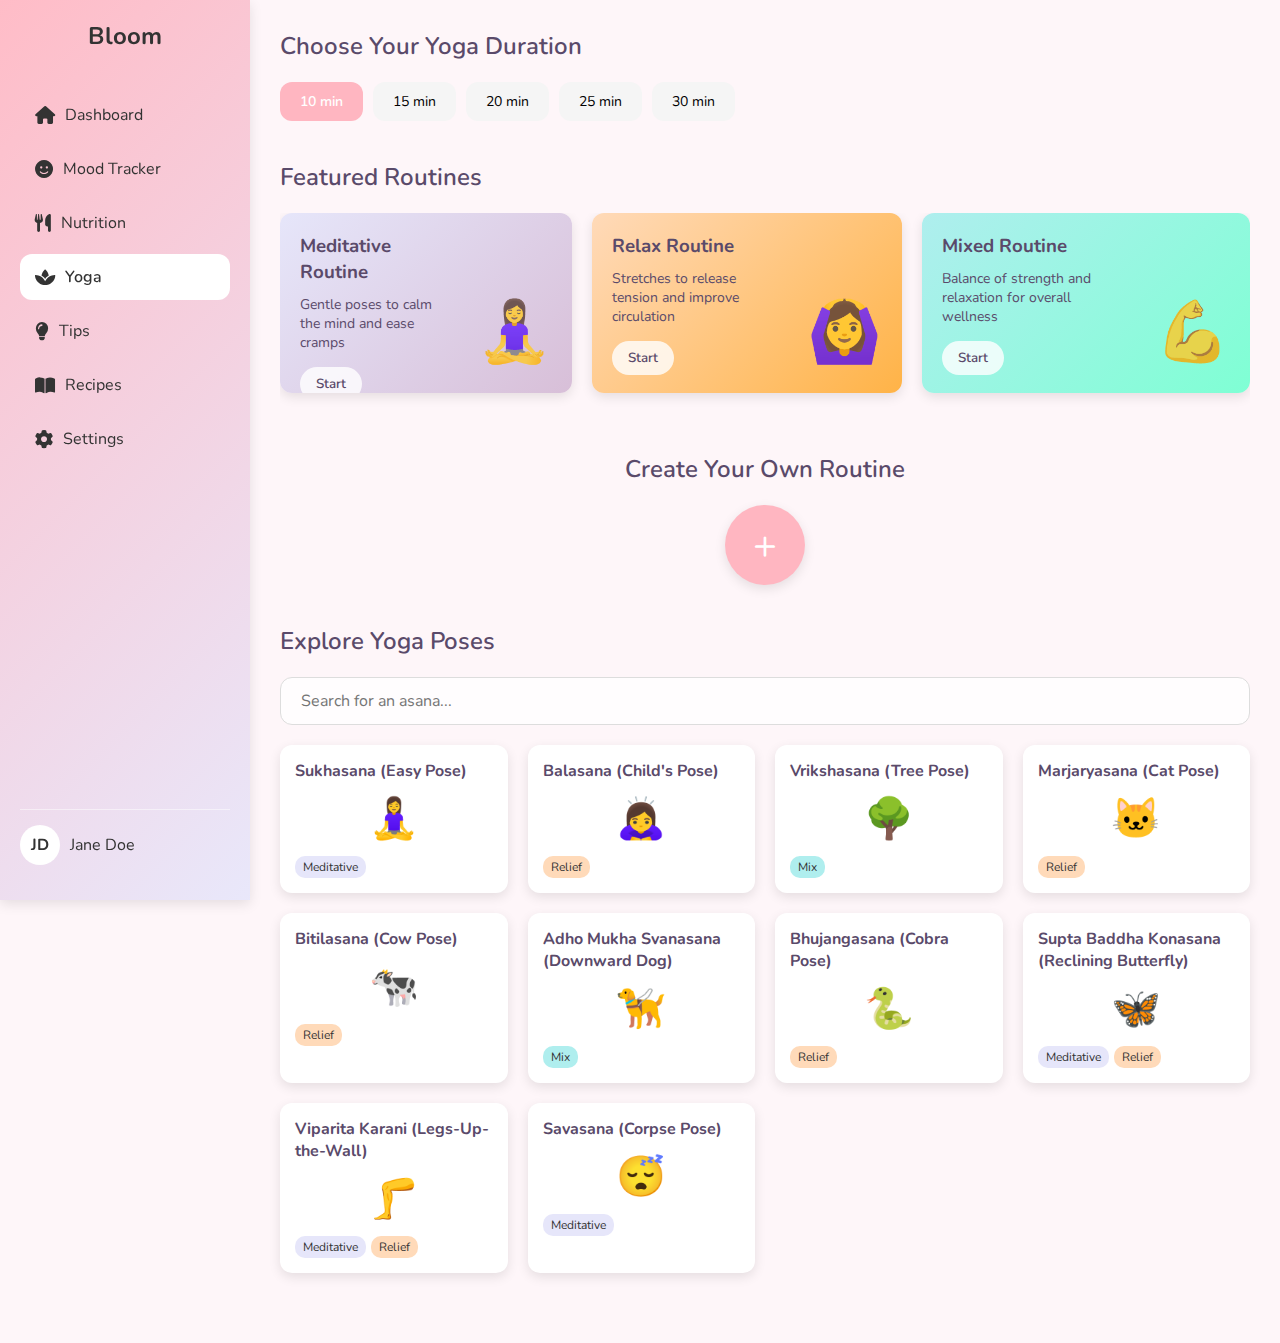
<file: yoga.html>
<!DOCTYPE html>
<html lang="en">
<head>
    <meta charset="UTF-8">
    <meta name="viewport" content="width=device-width, initial-scale=1.0">
    <title>Bloom - Yoga for Menstrual Wellness</title>
    <link href="https://fonts.googleapis.com/css2?family=Nunito:wght@300;400;600;700&display=swap" rel="stylesheet">
    <style>
        :root {
            --lavender: #e6e6fa;
            --peach: #ffdab9;
            --teal: #afeeee;
            --soft-pink: #ffb6c1;
            --white: #fff;
            --light-gray: #f5f5f5;
            --dark-gray: #333;
            --rounded: 12px;
            --shadow: 0 4px 12px rgba(0,0,0,0.1);
            --transition: all 0.3s ease;
        }

        * {
            margin: 0;
            padding: 0;
            box-sizing: border-box;
            font-family: 'Nunito', sans-serif;
        }

        body {
            display: flex;
            background-color: #fef6f9;
            color: #333;
        }

        /* Sidebar Styles */
        .sidebar {
            width: 250px;
            height: 100vh;
            position: fixed;
            background: linear-gradient(135deg, rgba(255,182,193,0.9) 0%, rgba(230,230,250,0.9) 100%);
            backdrop-filter: blur(10px);
            padding: 20px;
            display: flex;
            flex-direction: column;
            box-shadow: var(--shadow);
            z-index: 100;
        }

        .logo {
            font-size: 24px;
            font-weight: 700;
            color: var(--dark-gray);
            margin-bottom: 40px;
            text-align: center;
        }

        .nav-menu {
            flex-grow: 1;
        }

        .nav-item {
            display: flex;
            align-items: center;
            padding: 12px 15px;
            margin-bottom: 8px;
            border-radius: var(--rounded);
            cursor: pointer;
            transition: var(--transition);
        }

        .nav-item:hover {
            background-color: rgba(255,255,255,0.5);
        }

        .nav-item.active {
            background-color: var(--white);
            font-weight: 600;
        }

        .nav-item i {
            margin-right: 10px;
            font-size: 18px;
        }

        .user-profile {
            display: flex;
            align-items: center;
            padding: 15px 0;
            border-top: 1px solid rgba(255,255,255,0.5);
            margin-top: auto;
        }

        .avatar {
            width: 40px;
            height: 40px;
            border-radius: 50%;
            background-color: var(--white);
            margin-right: 10px;
            display: flex;
            align-items: center;
            justify-content: center;
            font-weight: bold;
        }

        /* Main Content Styles */
        .main-content {
            flex: 1;
            margin-left: 250px;
            padding: 30px;
        }

        section {
            margin-bottom: 40px;
        }

        h2 {
            margin-bottom: 20px;
            color: #5a4a6a;
            font-weight: 600;
        }

        /* Duration Selector */
        .duration-selector {
            margin-bottom: 30px;
        }

        .duration-options {
            display: flex;
            gap: 10px;
            overflow-x: auto;
            padding-bottom: 10px;
        }

        .duration-options::-webkit-scrollbar {
            height: 6px;
        }

        .duration-options::-webkit-scrollbar-thumb {
            background: rgba(0,0,0,0.1);
            border-radius: 3px;
        }

        .duration-options button {
            padding: 10px 20px;
            border: none;
            border-radius: var(--rounded);
            background-color: var(--light-gray);
            cursor: pointer;
            transition: var(--transition);
            white-space: nowrap;
            font-size: 14px;
        }

        .duration-options button:hover {
            background-color: #e0e0e0;
        }

        .duration-options button.active {
            background-color: var(--soft-pink);
            color: white;
            font-weight: 600;
        }

        /* Routine Cards */
        .routine-cards {
            margin-bottom: 40px;
        }

        .card-container {
            display: flex;
            gap: 20px;
            overflow-x: auto;
            padding-bottom: 20px;
        }

        .routine-card {
            min-width: 280px;
            height: 180px;
            border-radius: var(--rounded);
            padding: 20px;
            display: flex;
            position: relative;
            overflow: hidden;
            box-shadow: var(--shadow);
            transition: var(--transition);
            cursor: pointer;
        }

        .routine-card:hover {
            transform: translateY(-5px);
        }

        .lavender-theme {
            background: linear-gradient(135deg, var(--lavender) 0%, #d8bfd8 100%);
        }

        .peach-theme {
            background: linear-gradient(135deg, var(--peach) 0%, #ffb347 100%);
        }

        .teal-theme {
            background: linear-gradient(135deg, var(--teal) 0%, #7fffd4 100%);
        }

        .card-content {
            z-index: 2;
            width: 60%;
        }

        .routine-card h3 {
            margin-bottom: 10px;
            color: #5a4a6a;
        }

        .routine-card p {
            font-size: 14px;
            margin-bottom: 15px;
            color: #5a4a6a;
        }

        .start-button {
            padding: 8px 16px;
            border: none;
            border-radius: 20px;
            background-color: rgba(255,255,255,0.8);
            color: #5a4a6a;
            font-weight: 600;
            cursor: pointer;
            transition: var(--transition);
        }

        .start-button:hover {
            background-color: white;
            transform: scale(1.05);
        }

        .pose-icon {
            position: absolute;
            right: 20px;
            bottom: 20px;
            font-size: 60px;
            opacity: 0.8;
        }

        /* Custom Routine Section */
        .custom-routine {
            text-align: center;
            margin-bottom: 40px;
        }

        .add-button {
            width: 80px;
            height: 80px;
            border-radius: 50%;
            border: none;
            background-color: var(--soft-pink);
            color: white;
            font-size: 40px;
            cursor: pointer;
            box-shadow: var(--shadow);
            transition: var(--transition);
        }

        .add-button:hover {
            transform: scale(1.1);
            background-color: #ff9aae;
        }

        /* Pose Library */
        .search-bar {
            margin-bottom: 20px;
        }

        .search-bar input {
            width: 100%;
            padding: 12px 20px;
            border: 1px solid #ddd;
            border-radius: var(--rounded);
            font-size: 16px;
            background-color: rgba(255,255,255,0.8);
            transition: var(--transition);
        }

        .search-bar input:focus {
            outline: none;
            border-color: var(--soft-pink);
            box-shadow: 0 0 0 3px rgba(255,182,193,0.3);
        }

        .pose-grid {
            display: grid;
            grid-template-columns: repeat(auto-fill, minmax(200px, 1fr));
            gap: 20px;
        }

        .pose-card {
            background-color: white;
            border-radius: var(--rounded);
            padding: 15px;
            box-shadow: var(--shadow);
            transition: var(--transition);
            cursor: pointer;
        }

        .pose-card:hover {
            transform: translateY(-5px);
        }

        .pose-card h4 {
            margin-bottom: 10px;
            color: #5a4a6a;
        }

        .pose-icon-small {
            font-size: 40px;
            text-align: center;
            margin: 10px 0;
        }

        .pose-tags {
            display: flex;
            gap: 5px;
            flex-wrap: wrap;
        }

        .tag {
            padding: 3px 8px;
            border-radius: 10px;
            font-size: 12px;
            background-color: var(--light-gray);
        }

        .meditative-tag {
            background-color: var(--lavender);
        }

        .relief-tag {
            background-color: var(--peach);
        }

        .mix-tag {
            background-color: var(--teal);
        }

        /* Modal Styles */
        .modal {
            display: none;
            position: fixed;
            top: 0;
            left: 0;
            width: 100%;
            height: 100%;
            background-color: rgba(0,0,0,0.5);
            z-index: 1000;
            align-items: center;
            justify-content: center;
        }

        .modal-content {
            background-color: white;
            width: 90%;
            max-width: 600px;
            border-radius: var(--rounded);
            padding: 30px;
            box-shadow: 0 10px 25px rgba(0,0,0,0.2);
            max-height: 80vh;
            overflow-y: auto;
        }

        .close-btn {
            position: absolute;
            top: 15px;
            right: 15px;
            font-size: 24px;
            cursor: pointer;
            color: #888;
        }

        .form-group {
            margin-bottom: 20px;
        }

        .form-group label {
            display: block;
            margin-bottom: 8px;
            font-weight: 600;
        }

        .form-group input[type="text"] {
            width: 100%;
            padding: 10px 15px;
            border: 1px solid #ddd;
            border-radius: var(--rounded);
            font-size: 16px;
        }

        .pose-selector {
            max-height: 200px;
            overflow-y: auto;
            border: 1px solid #ddd;
            border-radius: var(--rounded);
            padding: 10px;
        }

        .pose-item {
            display: flex;
            align-items: center;
            padding: 10px;
            border-bottom: 1px solid #eee;
        }

        .pose-item:last-child {
            border-bottom: none;
        }

        .pose-item input {
            margin-right: 10px;
        }

        .pose-item-info {
            flex-grow: 1;
        }

        .pose-item-duration {
            width: 60px;
            padding: 5px;
            border: 1px solid #ddd;
            border-radius: 4px;
        }

        .tag-selector {
            display: flex;
            gap: 10px;
        }

        .tag-btn {
            padding: 8px 15px;
            border: none;
            border-radius: 20px;
            background-color: var(--light-gray);
            cursor: pointer;
            transition: var(--transition);
        }

        .tag-btn.active {
            background-color: var(--soft-pink);
            color: white;
        }

        .save-btn {
            width: 100%;
            padding: 12px;
            border: none;
            border-radius: var(--rounded);
            background-color: var(--soft-pink);
            color: white;
            font-weight: 600;
            font-size: 16px;
            cursor: pointer;
            transition: var(--transition);
        }

        .save-btn:hover {
            background-color: #ff9aae;
        }

        /* Responsive Adjustments */
        @media (max-width: 768px) {
            .sidebar {
                width: 70px;
                padding: 10px;
            }
            .nav-item span {
                display: none;
            }
            .nav-item i {
                margin-right: 0;
                font-size: 20px;
            }
            .user-profile .username {
                display: none;
            }
            .main-content {
                margin-left: 70px;
            }
            .card-container {
                flex-direction: column;
            }
            .routine-card {
                width: 100%;
            }
        }
    </style>
    <link rel="stylesheet" href="https://cdnjs.cloudflare.com/ajax/libs/font-awesome/6.0.0-beta3/css/all.min.css">
</head>
<body>
    <!-- Fixed Sidebar -->
    <div class="sidebar">
        <div class="logo">Bloom</div>
        <div class="nav-menu">
            <div class="nav-item">
                <i class="fas fa-home"></i>
                <span>Dashboard</span>
            </div>
            <div class="nav-item">
                <i class="fas fa-smile"></i>
                <span>Mood Tracker</span>
            </div>
            <div class="nav-item">
                <i class="fas fa-utensils"></i>
                <span>Nutrition</span>
            </div>
            <div class="nav-item active">
                <i class="fas fa-spa"></i>
                <span>Yoga</span>
            </div>
            <div class="nav-item">
                <i class="fas fa-lightbulb"></i>
                <span>Tips</span>
            </div>
            <div class="nav-item">
                <i class="fas fa-book-open"></i>
                <span>Recipes</span>
            </div>
            <div class="nav-item">
                <i class="fas fa-cog"></i>
                <span>Settings</span>
            </div>
        </div>
        <div class="user-profile">
            <div class="avatar">JD</div>
            <span class="username">Jane Doe</span>
        </div>
    </div>

    <!-- Main Content -->
    <div class="main-content">
        <!-- Session Duration Selector -->
        <section class="duration-selector">
            <h2>Choose Your Yoga Duration</h2>
            <div class="duration-options">
                <button class="active">10 min</button>
                <button>15 min</button>
                <button>20 min</button>
                <button>25 min</button>
                <button>30 min</button>
            </div>
        </section>
        
        <!-- Routine Cards -->
        <section class="routine-cards">
            <h2>Featured Routines</h2>
            <div class="card-container">
                <!-- Card 1 -->
                <div class="routine-card lavender-theme">
                    <div class="card-content">
                        <h3>Meditative Routine</h3>
                        <p>Gentle poses to calm the mind and ease cramps</p>
                        <button class="start-button">Start</button>
                    </div>
                    <div class="pose-icon">🧘‍♀️</div>
                </div>
                
                <!-- Card 2 -->
                <div class="routine-card peach-theme">
                    <div class="card-content">
                        <h3>Relax Routine</h3>
                        <p>Stretches to release tension and improve circulation</p>
                        <button class="start-button">Start</button>
                    </div>
                    <div class="pose-icon">🙆‍♀️</div>
                </div>
                
                <!-- Card 3 -->
                <div class="routine-card teal-theme">
                    <div class="card-content">
                        <h3>Mixed Routine</h3>
                        <p>Balance of strength and relaxation for overall wellness</p>
                        <button class="start-button">Start</button>
                    </div>
                    <div class="pose-icon">💪</div>
                </div>
            </div>
        </section>
        
        <!-- Custom Routine Section -->
        <section class="custom-routine">
            <h2>Create Your Own Routine</h2>
            <button class="add-button" id="create-routine-btn">+</button>
        </section>
        
        <!-- Yoga Exercise Library -->
        <section class="pose-library">
            <h2>Explore Yoga Poses</h2>
            <div class="search-bar">
                <input type="text" placeholder="Search for an asana...">
            </div>
            <div class="pose-grid" id="pose-grid">
                <!-- Pose cards will be populated by JavaScript -->
            </div>
        </section>
    </div>

    <!-- Create Routine Modal -->
    <div class="modal" id="routine-modal">
        <div class="modal-content">
            <span class="close-btn">&times;</span>
            <h2>Create Your Routine</h2>
            
            <div class="form-group">
                <label>Routine Name</label>
                <input type="text" id="routine-name" placeholder="My Custom Routine">
            </div>
            
            <div class="form-group">
                <label>Duration</label>
                <div class="duration-options">
                    <button class="duration-option">10 min</button>
                    <button class="duration-option">15 min</button>
                    <button class="duration-option active">20 min</button>
                    <button class="duration-option">25 min</button>
                    <button class="duration-option">30 min</button>
                </div>
            </div>
            
            <div class="form-group">
                <label>Select Poses</label>
                <div class="pose-selector" id="pose-selector">
                    <!-- Pose items will be populated by JavaScript -->
                </div>
            </div>
            
            <div class="form-group">
                <label>Tags</label>
                <div class="tag-selector">
                    <button class="tag-btn">Meditative</button>
                    <button class="tag-btn">Relief</button>
                    <button class="tag-btn">Mix</button>
                </div>
            </div>
            
            <button class="save-btn" id="save-routine-btn">Save Routine</button>
        </div>
    </div>

    <script>
        // Sample data for yoga poses
        const yogaPoses = [
            { name: "Sukhasana (Easy Pose)", icon: "🧘‍♀️", tags: ["Meditative"], description: "Calms the mind and relieves stress" },
            { name: "Balasana (Child's Pose)", icon: "🙇‍♀️", tags: ["Relief"], description: "Gently stretches the hips and lower back" },
            { name: "Vrikshasana (Tree Pose)", icon: "🌳", tags: ["Mix"], description: "Improves balance and focus" },
            { name: "Marjaryasana (Cat Pose)", icon: "🐱", tags: ["Relief"], description: "Stretches the back and relieves tension" },
            { name: "Bitilasana (Cow Pose)", icon: "🐄", tags: ["Relief"], description: "Increases spinal flexibility" },
            { name: "Adho Mukha Svanasana (Downward Dog)", icon: "🦮", tags: ["Mix"], description: "Strengthens and stretches the whole body" },
            { name: "Bhujangasana (Cobra Pose)", icon: "🐍", tags: ["Relief"], description: "Stretches the abdomen and chest" },
            { name: "Supta Baddha Konasana (Reclining Butterfly)", icon: "🦋", tags: ["Meditative", "Relief"], description: "Relaxes the hips and groin" },
            { name: "Viparita Karani (Legs-Up-the-Wall)", icon: "🦵", tags: ["Meditative", "Relief"], description: "Relieves tired legs and improves circulation" },
            { name: "Savasana (Corpse Pose)", icon: "😴", tags: ["Meditative"], description: "Deep relaxation for body and mind" }
        ];

        // DOM Elements
        const poseGrid = document.getElementById('pose-grid');
        const poseSelector = document.getElementById('pose-selector');
        const createRoutineBtn = document.getElementById('create-routine-btn');
        const routineModal = document.getElementById('routine-modal');
        const closeBtn = document.querySelector('.close-btn');
        const saveRoutineBtn = document.getElementById('save-routine-btn');
        const durationOptions = document.querySelectorAll('.duration-options button');
        const modalDurationOptions = document.querySelectorAll('.modal .duration-option');
        const tagButtons = document.querySelectorAll('.tag-btn');

        // Populate pose library
        function populatePoseLibrary() {
            poseGrid.innerHTML = '';
            yogaPoses.forEach(pose => {
                const poseCard = document.createElement('div');
                poseCard.className = 'pose-card';
                
                const tagsHTML = pose.tags.map(tag => {
                    const tagClass = tag.toLowerCase() + '-tag';
                    return `<span class="tag ${tagClass}">${tag}</span>`;
                }).join('');
                
                poseCard.innerHTML = `
                    <h4>${pose.name}</h4>
                    <div class="pose-icon-small">${pose.icon}</div>
                    <div class="pose-tags">${tagsHTML}</div>
                `;
                poseGrid.appendChild(poseCard);
            });
        }

        // Populate pose selector in modal
        function populatePoseSelector() {
            poseSelector.innerHTML = '';
            yogaPoses.forEach(pose => {
                const poseItem = document.createElement('div');
                poseItem.className = 'pose-item';
                
                const tagsHTML = pose.tags.map(tag => {
                    const tagClass = tag.toLowerCase() + '-tag';
                    return `<span class="tag ${tagClass}">${tag}</span>`;
                }).join(' ');
                
                poseItem.innerHTML = `
                    <input type="checkbox" id="pose-${pose.name.replace(/\s+/g, '-').toLowerCase()}">
                    <div class="pose-item-info">
                        <label for="pose-${pose.name.replace(/\s+/g, '-').toLowerCase()}">${pose.name}</label>
                        <div class="pose-tags">${tagsHTML}</div>
                    </div>
                    <select class="pose-item-duration">
                        <option value="30">30s</option>
                        <option value="60" selected>1m</option>
                        <option value="90">1m 30s</option>
                        <option value="120">2m</option>
                    </select>
                `;
                poseSelector.appendChild(poseItem);
            });
        }

        // Event Listeners
        createRoutineBtn.addEventListener('click', () => {
            routineModal.style.display = 'flex';
            document.body.style.overflow = 'hidden';
        });

        closeBtn.addEventListener('click', () => {
            routineModal.style.display = 'none';
            document.body.style.overflow = 'auto';
        });

        saveRoutineBtn.addEventListener('click', () => {
            const routineName = document.getElementById('routine-name').value;
            if (!routineName) {
                alert('Please enter a routine name');
                return;
            }
            
            const selectedDuration = document.querySelector('.modal .duration-option.active').textContent;
            const selectedPoses = [];
            
            document.querySelectorAll('.pose-item input:checked').forEach(checkbox => {
                const poseName = checkbox.nextElementSibling.querySelector('label').textContent;
                const duration = checkbox.parentElement.querySelector('.pose-item-duration').value;
                selectedPoses.push({ name: poseName, duration: duration });
            });
            
            if (selectedPoses.length === 0) {
                alert('Please select at least one pose');
                return;
            }
            
            // Here you would typically save the routine to your backend
            console.log('New Routine:', {
                name: routineName,
                duration: selectedDuration,
                poses: selectedPoses
            });
            
            alert(`Routine "${routineName}" saved successfully!`);
            routineModal.style.display = 'none';
            document.body.style.overflow = 'auto';
        });

        // Duration selection
        durationOptions.forEach(option => {
            option.addEventListener('click', () => {
                durationOptions.forEach(btn => btn.classList.remove('active'));
                option.classList.add('active');
            });
        });

        modalDurationOptions.forEach(option => {
            option.addEventListener('click', () => {
                modalDurationOptions.forEach(btn => btn.classList.remove('active'));
                option.classList.add('active');
            });
        });

        // Tag selection
        tagButtons.forEach(button => {
            button.addEventListener('click', () => {
                button.classList.toggle('active');
            });
        });

        // Close modal when clicking outside
        window.addEventListener('click', (e) => {
            if (e.target === routineModal) {
                routineModal.style.display = 'none';
                document.body.style.overflow = 'auto';
            }
        });

        // Initialize the page
        populatePoseLibrary();
        populatePoseSelector();
    </script>
</body>
</html>
</file>
